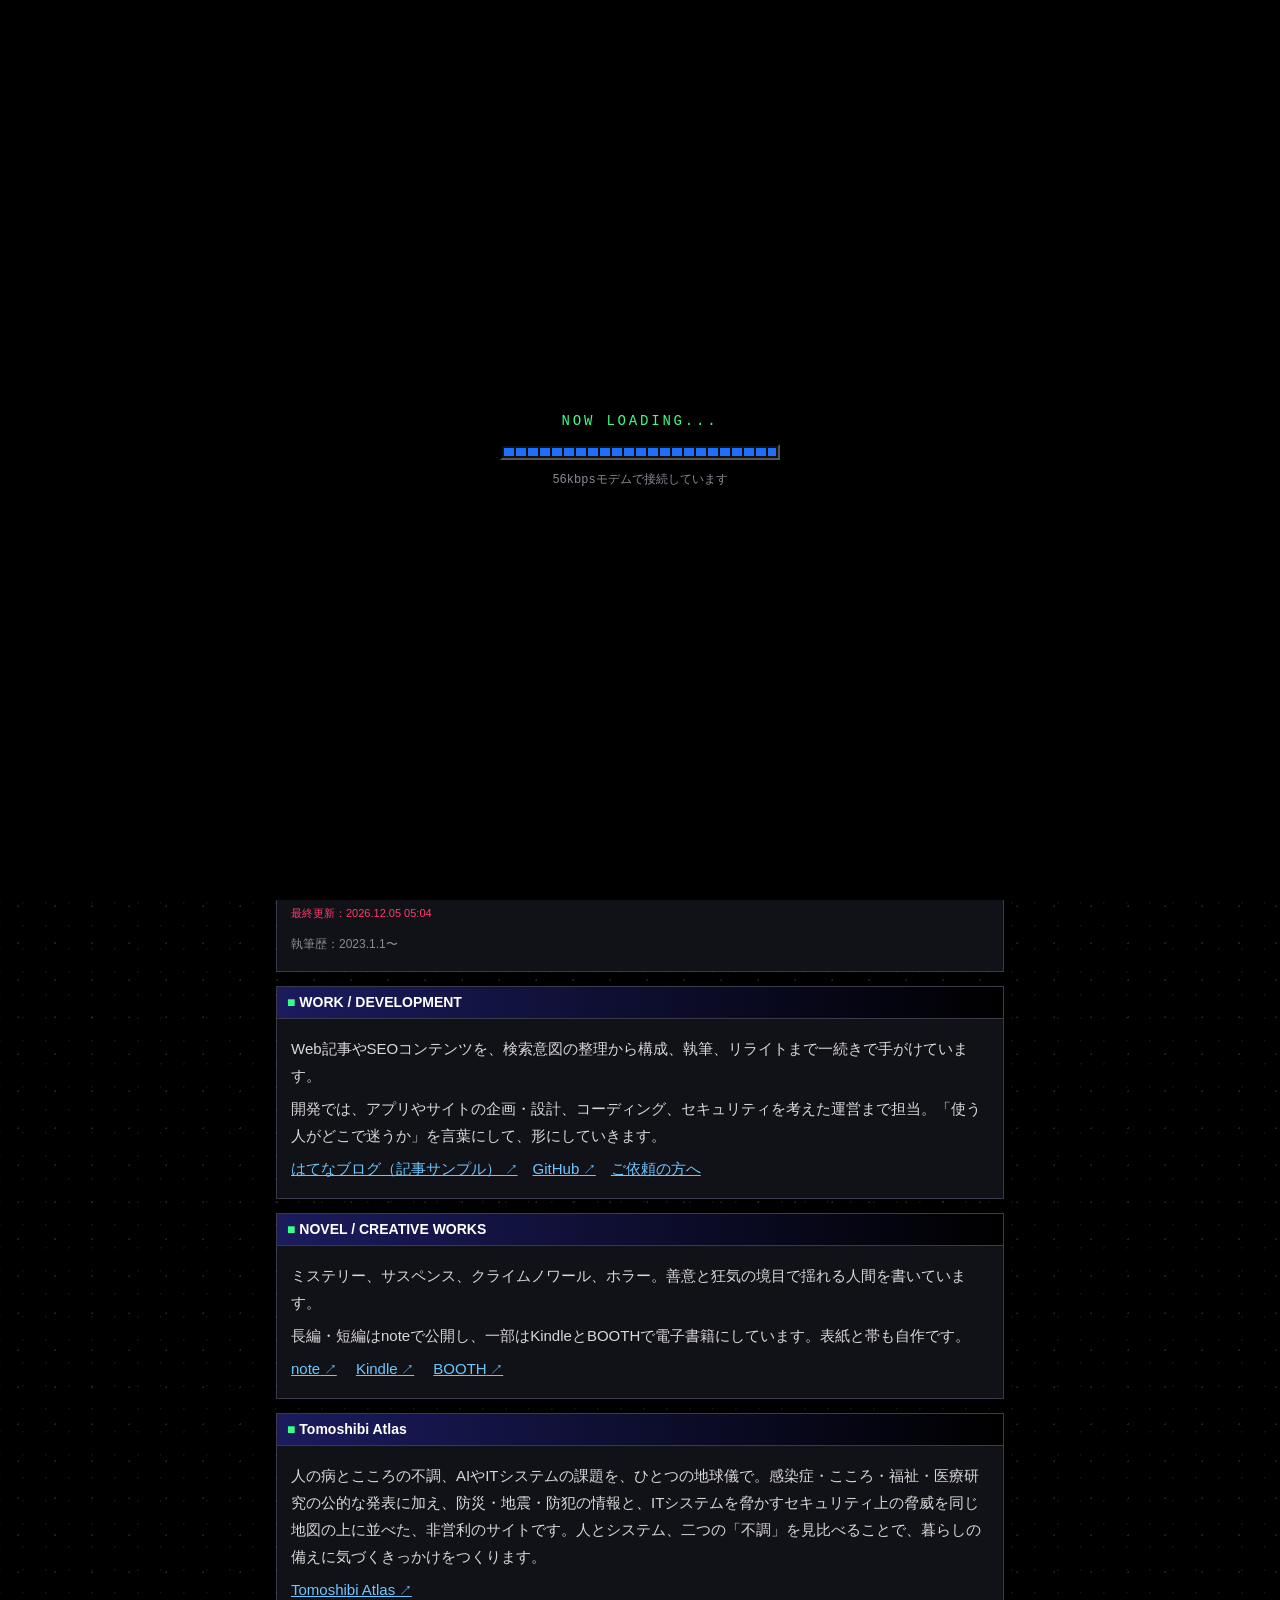
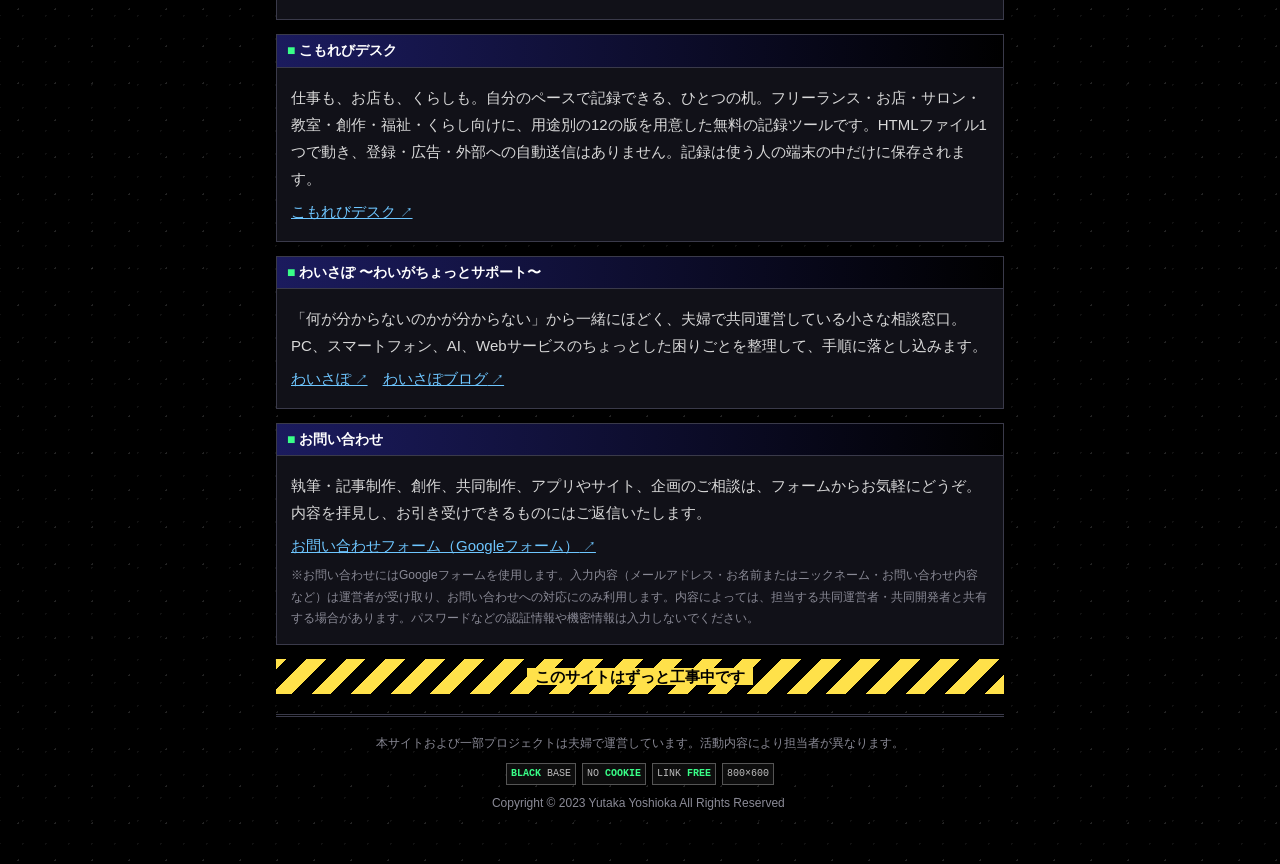
<file: index.html>
<!DOCTYPE html>
<html lang="ja">
<head>
<meta charset="utf-8">
<meta name="viewport" content="width=device-width, initial-scale=1">
<meta http-equiv="Content-Security-Policy" content="default-src 'none'; script-src 'self'; style-src 'self'; img-src 'self'; font-src 'none'; connect-src 'none'; manifest-src 'none'; media-src 'none'; object-src 'none'; frame-src 'none'; base-uri 'none'; form-action 'none'">
<meta name="referrer" content="strict-origin-when-cross-origin">
<title>吉岡有隆｜Yoshioka Yutaka</title>
<link rel="canonical" href="https://gilvane6174.github.io/">
<meta name="description" content="Writing / Creative Works / Development — 吉岡有隆の個人サイト。文章制作・創作・企画開発。">
<meta property="og:type" content="website">
<meta property="og:site_name" content="Yoshioka Yutaka">
<meta property="og:title" content="吉岡有隆｜Yoshioka Yutaka">
<meta property="og:description" content="Writing / Creative Works / Development — 吉岡有隆の個人サイト。文章制作・創作・企画開発。">
<meta property="og:url" content="https://gilvane6174.github.io/">
<meta property="og:image" content="https://gilvane6174.github.io/ogp.png?v=2">
<meta property="og:image:width" content="1200">
<meta property="og:image:height" content="630">
<meta property="og:image:alt" content="Yoshioka Yutaka｜吉岡有隆の個人サイト">
<meta property="og:locale" content="ja_JP">
<meta name="twitter:card" content="summary_large_image">
<meta name="twitter:title" content="吉岡有隆｜Yoshioka Yutaka">
<meta name="twitter:description" content="Writing / Creative Works / Development — 吉岡有隆の個人サイト。文章制作・創作・企画開発。">
<meta name="twitter:image" content="https://gilvane6174.github.io/ogp.png?v=2">
<meta name="twitter:image:alt" content="Yoshioka Yutaka｜吉岡有隆の個人サイト">
<meta property="og:image:type" content="image/png">
<link rel="icon" href="favicon.svg" type="image/svg+xml">
<link rel="stylesheet" href="css/base.css">
<link rel="stylesheet" href="css/retro.css">
<script src="js/common.js"></script>
<script src="data/news.js" defer></script>
<script src="js/retro.js" defer></script>
</head>
<body class="retro" data-loading>
<a class="skip" href="#main">本文へ</a>
<div class="wrap">

  <header class="site-head">
    <p class="site-title">Yoshioka Yutaka</p>
    <p class="site-sub">Writing / Creative Works / Development</p>
    <div class="ticker" aria-hidden="true"><span>ようこそ吉岡有隆のホームページへ！ ★ 当サイトはリンクフリーです ★ 無断転載・AI学習への無断利用はご遠慮ください ★ キリ番を踏んだ方は……特に何もしなくて大丈夫です ★ Since 2023.09.21</span></div>
  </header>

  <nav aria-label="メインメニュー">
    <ul class="menu">
      <li><a href="index.html" aria-current="page">HOME</a></li>
      <li><a href="about.html">ABOUT</a></li>
      <li><a href="novel.html">NOVEL / ARTICLE</a></li>
      <li><a class="menu--work" href="work.html">ご依頼の方へ</a></li>
    </ul>
  </nav>

  <main id="main">
    <h1 class="sr-only">吉岡有隆（Yoshioka Yutaka）の個人サイト</h1>

    <section class="box counter" id="counter" aria-labelledby="h-counter">
      <h2 class="box__head" id="h-counter">あなたは</h2>
      <div class="box__body">
        <div class="counter__digits" aria-live="off"><span>0</span><span>0</span><span>0</span><span>0</span><span>0</span><span>0</span><span>0</span></div>
        <p class="counter__note">人目の訪問者です（数え方は管理人にも分かりません）</p>
        <p class="kiriban" id="kiriban" role="status"></p>
        <p class="status" id="admin-status"><span class="status__lamp" aria-hidden="true"></span><span class="status__text">管理人：不明</span></p>
      </div>
    </section>

    <section class="box" aria-labelledby="h-intro">
      <h2 class="box__head" id="h-intro">はじめに</h2>
      <div class="box__body">
        <p>書くこと、つくること、仕組みを考えること。吉岡有隆はこの三つを行き来しながら活動しています。</p>
        <p>昼はWeb記事とSEOコンテンツの書き手。夜は人間の心理と闇をのぞき込む小説家。その合間に、アプリやサイト、ツールの設計図を引いています。</p>
        <p>人物紹介は「<a href="about.html">ABOUT</a>」、作品は「<a href="novel.html">NOVEL / ARTICLE</a>」へ。お仕事のご相談は「<a href="work.html">ご依頼の方へ</a>」をどうぞ。</p>
      </div>
    </section>

    <section class="box" aria-labelledby="h-log">
      <h2 class="box__head" id="h-log">更新履歴</h2>
      <div class="box__body">
        <ul class="log" id="news-list"></ul>
        <noscript><p class="note-small">更新履歴の表示にはJavaScriptが必要です。</p></noscript>
        <p class="note-small">執筆歴：2023.1.1〜</p>
      </div>
    </section>

    <section class="box" aria-labelledby="h-work">
      <h2 class="box__head" id="h-work">WORK / DEVELOPMENT</h2>
      <div class="box__body">
        <p>Web記事やSEOコンテンツを、検索意図の整理から構成、執筆、リライトまで一続きで手がけています。</p>
        <p>開発では、アプリやサイトの企画・設計、コーディング、セキュリティを考えた運営まで担当。「使う人がどこで迷うか」を言葉にして、形にしていきます。</p>
        <p><a class="ext" href="https://yoshiokayutaka.hateblo.jp/" target="_blank" rel="noopener noreferrer">はてなブログ（記事サンプル）</a>　<a class="ext" href="https://github.com/gilvane6174" target="_blank" rel="noopener noreferrer">GitHub</a>　<a href="work.html">ご依頼の方へ</a></p>
      </div>
    </section>

    <section class="box" aria-labelledby="h-novel">
      <h2 class="box__head" id="h-novel">NOVEL / CREATIVE WORKS</h2>
      <div class="box__body">
        <p>ミステリー、サスペンス、クライムノワール、ホラー。善意と狂気の境目で揺れる人間を書いています。</p>
        <p>長編・短編はnoteで公開し、一部はKindleとBOOTHで電子書籍にしています。表紙と帯も自作です。</p>
        <p>
          <a class="ext" href="https://note.com/yoshiokayutaka/" target="_blank" rel="noopener noreferrer">note</a>　
          <a class="ext" href="https://www.amazon.co.jp/dp/B0FTSFD9T6" target="_blank" rel="noopener noreferrer">Kindle</a>　
          <a class="ext" href="https://yoshiokayutaka.booth.pm/" target="_blank" rel="noopener noreferrer">BOOTH</a>
        </p>
      </div>
    </section>

    <section class="box" aria-labelledby="h-atlas">
      <h2 class="box__head" id="h-atlas">Tomoshibi Atlas</h2>
      <div class="box__body">
        <p>人の病とこころの不調、AIやITシステムの課題を、ひとつの地球儀で。感染症・こころ・福祉・医療研究の公的な発表に加え、防災・地震・防犯の情報と、ITシステムを脅かすセキュリティ上の脅威を同じ地図の上に並べた、非営利のサイトです。人とシステム、二つの「不調」を見比べることで、暮らしの備えに気づくきっかけをつくります。</p>
        <p><a class="ext" href="https://gilvane6174.github.io/Tomoshibi-atlas/" target="_blank" rel="noopener noreferrer">Tomoshibi Atlas</a></p>
      </div>
    </section>

    <section class="box" aria-labelledby="h-komorebi">
      <h2 class="box__head" id="h-komorebi">こもれびデスク</h2>
      <div class="box__body">
        <p>仕事も、お店も、くらしも。自分のペースで記録できる、ひとつの机。フリーランス・お店・サロン・教室・創作・福祉・くらし向けに、用途別の12の版を用意した無料の記録ツールです。HTMLファイル1つで動き、登録・広告・外部への自動送信はありません。記録は使う人の端末の中だけに保存されます。</p>
        <p><a class="ext" href="https://gilvane6174.github.io/komorebi-desk/" target="_blank" rel="noopener noreferrer">こもれびデスク</a></p>
      </div>
    </section>

    <section class="box" aria-labelledby="h-ysupport">
      <h2 class="box__head" id="h-ysupport">わいさぽ 〜わいがちょっとサポート〜</h2>
      <div class="box__body">
        <p>「何が分からないのかが分からない」から一緒にほどく、夫婦で共同運営している小さな相談窓口。PC、スマートフォン、AI、Webサービスのちょっとした困りごとを整理して、手順に落とし込みます。</p>
        <p><a class="ext" href="https://lit.link/ysupport" target="_blank" rel="noopener noreferrer">わいさぽ</a>　<a class="ext" href="https://ameblo.jp/yoshioka-y/" target="_blank" rel="noopener noreferrer">わいさぽブログ</a></p>
      </div>
    </section>

    <section class="box" aria-labelledby="h-contact">
      <h2 class="box__head" id="h-contact">お問い合わせ</h2>
      <div class="box__body">
        <p>執筆・記事制作、創作、共同制作、アプリやサイト、企画のご相談は、フォームからお気軽にどうぞ。内容を拝見し、お引き受けできるものにはご返信いたします。</p>
        <p><a class="ext" href="https://docs.google.com/forms/d/e/1FAIpQLSeaBNKQCavRffRIuYMr4G78d8dWgp1r07ret-Ar78SI8E76ow/viewform" target="_blank" rel="noopener noreferrer">お問い合わせフォーム（Googleフォーム）</a></p>
        <p class="note-small">※お問い合わせにはGoogleフォームを使用します。入力内容（メールアドレス・お名前またはニックネーム・お問い合わせ内容など）は運営者が受け取り、お問い合わせへの対応にのみ利用します。内容によっては、担当する共同運営者・共同開発者と共有する場合があります。パスワードなどの認証情報や機密情報は入力しないでください。</p>
      </div>
    </section>

    <span class="construction" role="note"><span>このサイトはずっと工事中です</span></span>

  </main>

  <footer class="site-foot">
    <p>本サイトおよび一部プロジェクトは夫婦で運営しています。活動内容により担当者が異なります。</p>
    <div class="badges" aria-hidden="true">
      <span class="badge"><b>BLACK</b> BASE</span>
      <span class="badge">NO <b>COOKIE</b></span>
      <span class="badge">LINK <b>FREE</b></span>
      <span class="badge">800×600</span>
    </div>
    <p>Copyright © 2023 Yutaka Yoshioka All Rights Reserved<a class="hidden-door" href="basement.html" aria-label="地下室">.</a></p>
  </footer>

</div>
</body>
</html>
</file>
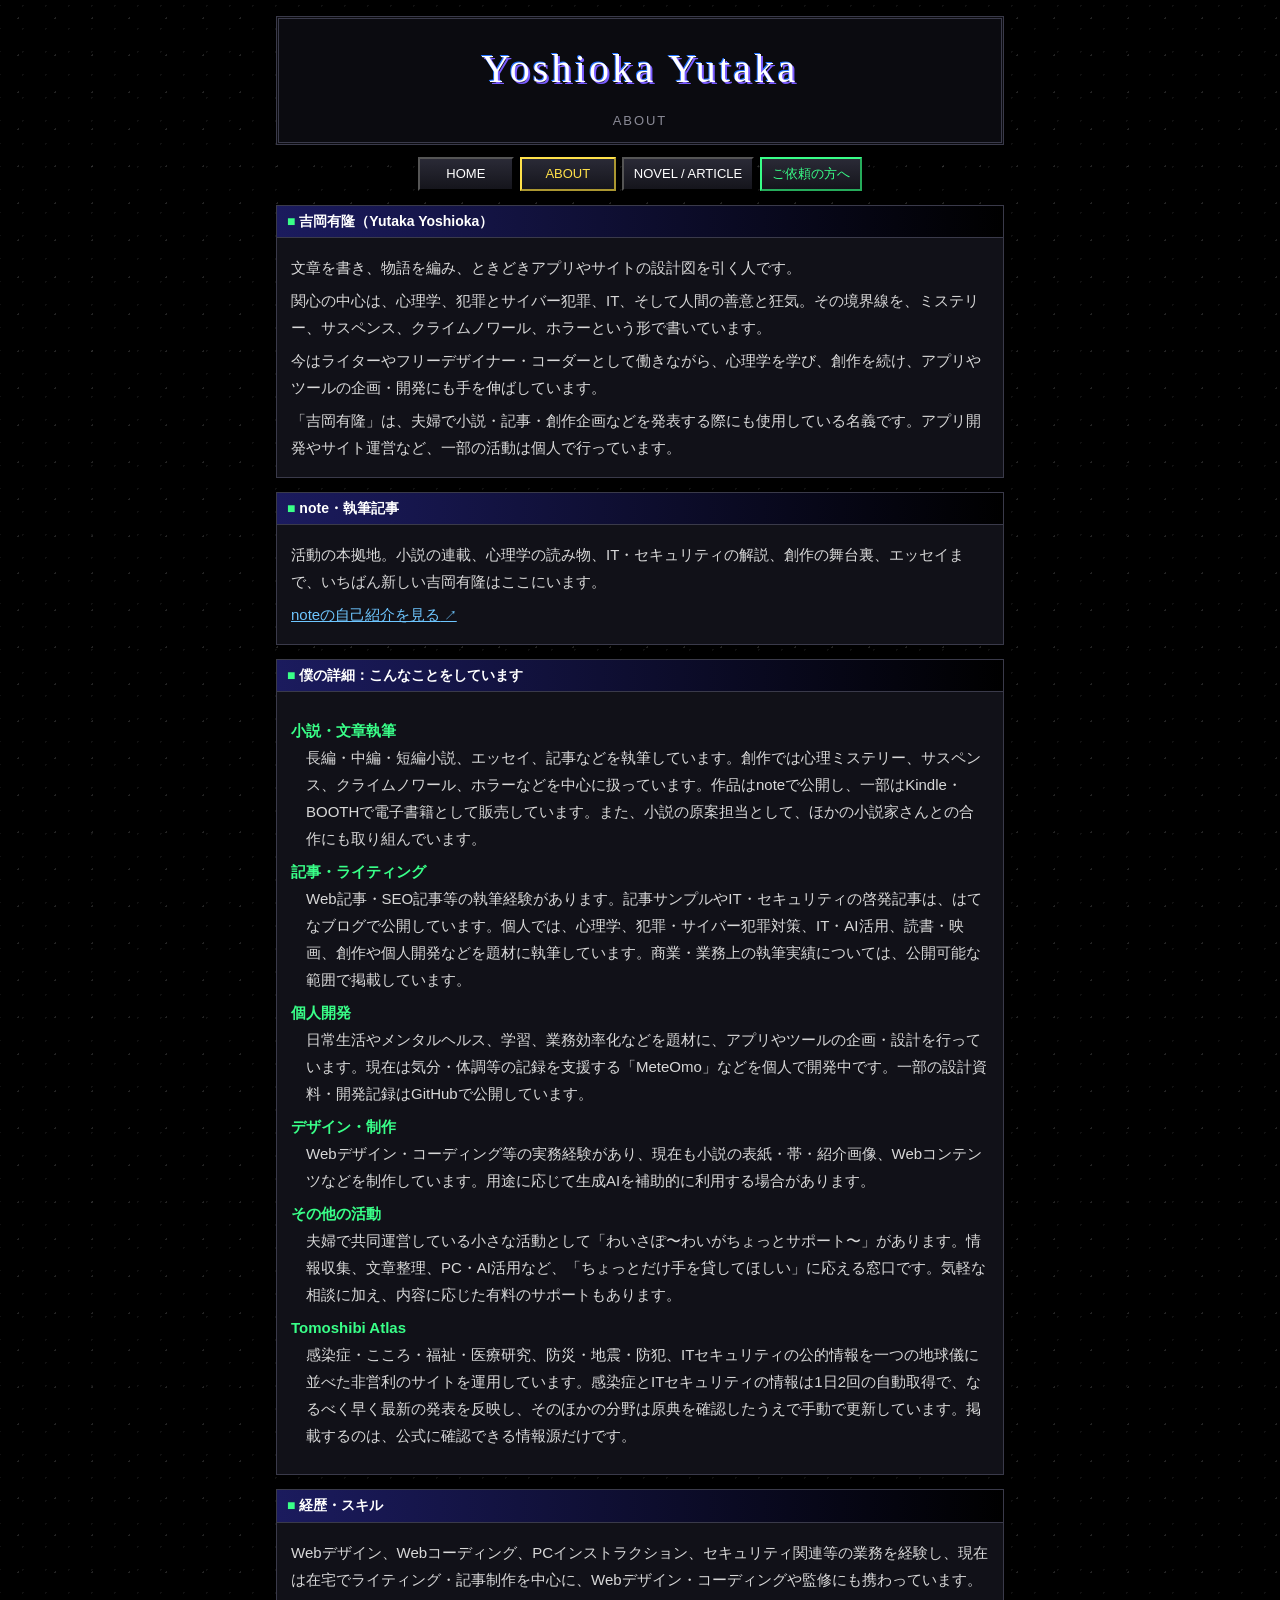
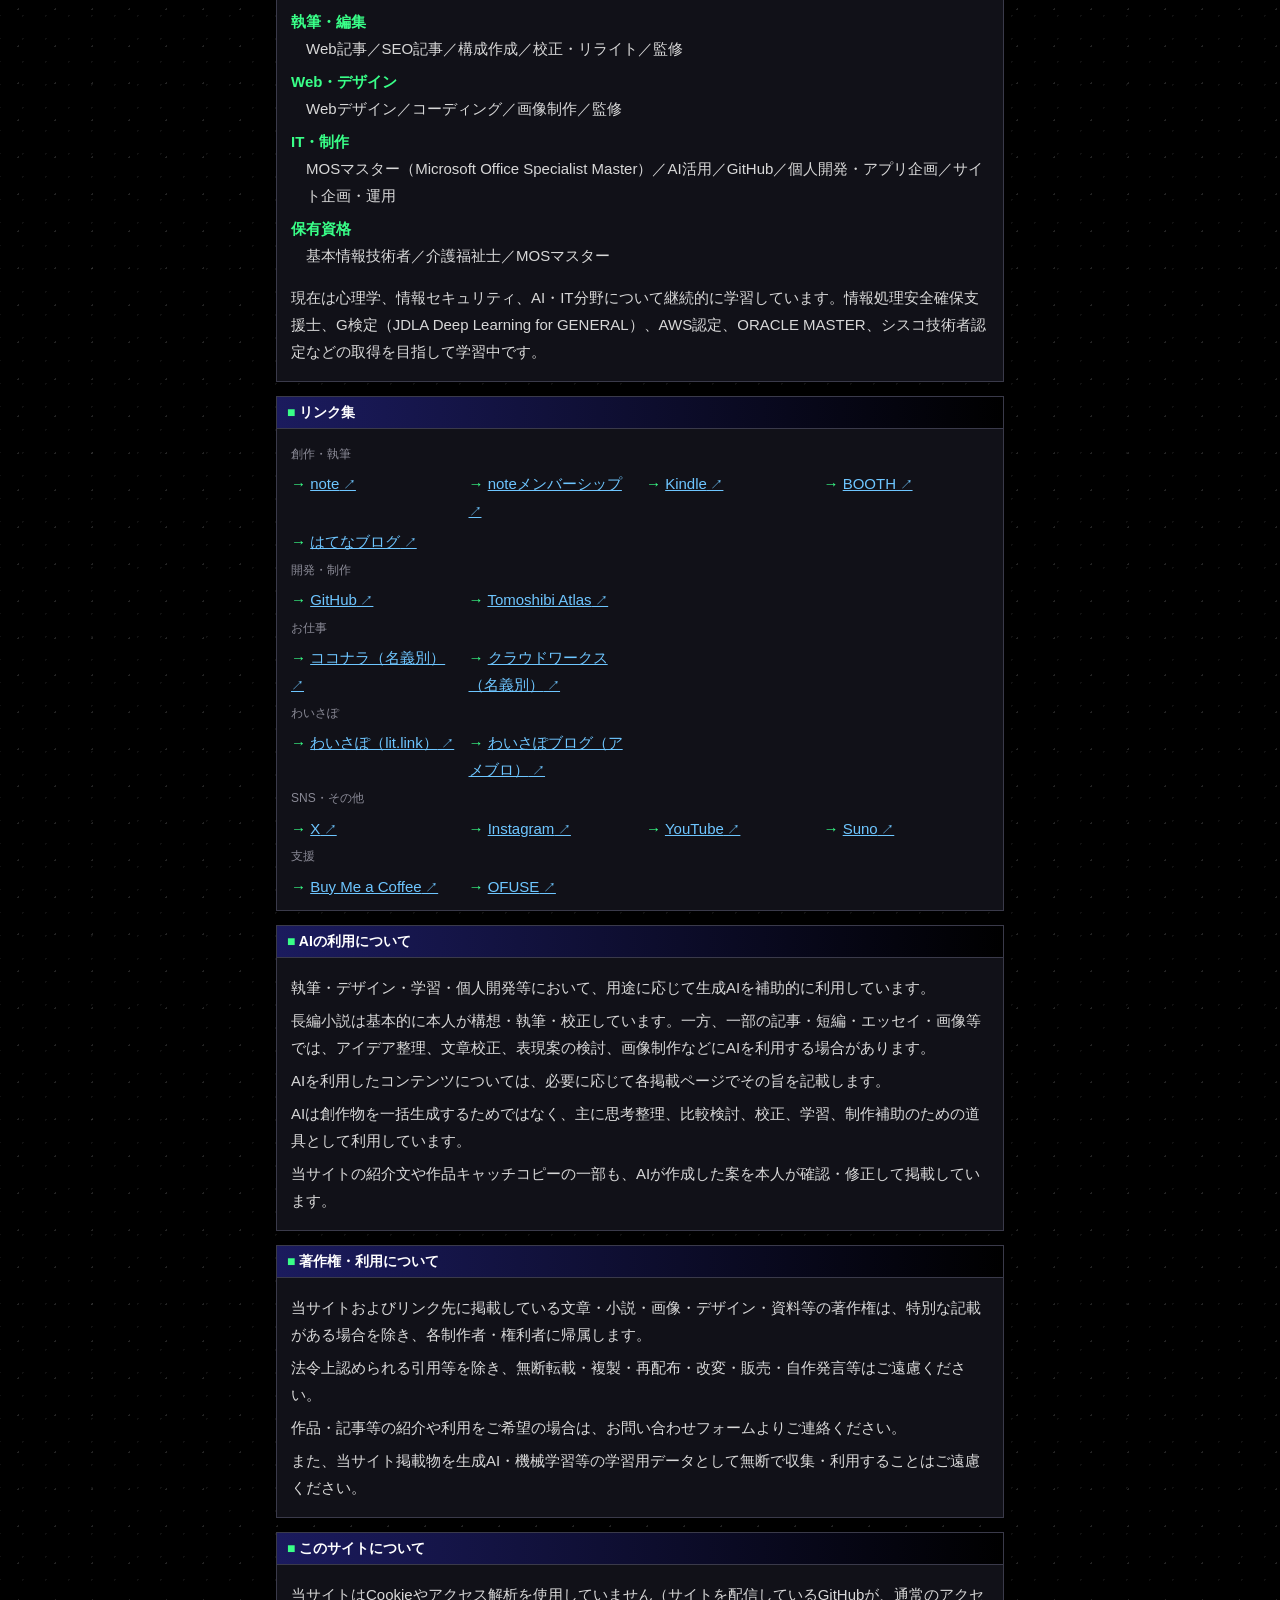
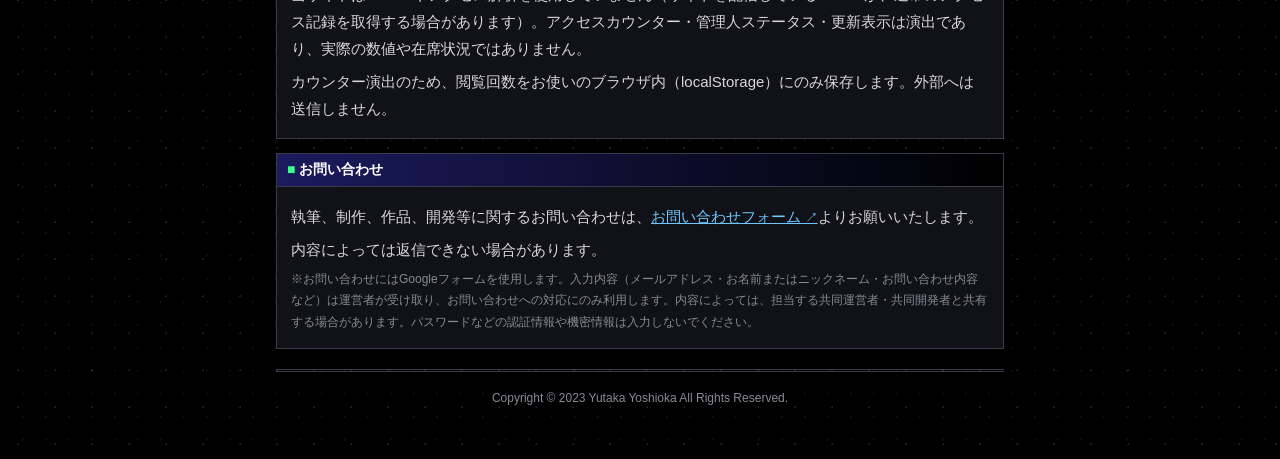
<file: about.html>
<!DOCTYPE html>
<html lang="ja">
<head>
<meta charset="utf-8">
<meta name="viewport" content="width=device-width, initial-scale=1">
<meta http-equiv="Content-Security-Policy" content="default-src 'none'; script-src 'self'; style-src 'self'; img-src 'self'; font-src 'none'; connect-src 'none'; manifest-src 'none'; media-src 'none'; object-src 'none'; frame-src 'none'; base-uri 'none'; form-action 'none'">
<meta name="referrer" content="strict-origin-when-cross-origin">
<title>ABOUT | Yoshioka Yutaka</title>
<link rel="canonical" href="https://gilvane6174.github.io/about.html">
<meta name="description" content="吉岡有隆（Yutaka Yoshioka）のプロフィール。小説・記事の執筆、個人開発、デザインなど。">
<meta property="og:type" content="website">
<meta property="og:site_name" content="Yoshioka Yutaka">
<meta property="og:title" content="ABOUT | Yoshioka Yutaka">
<meta property="og:description" content="吉岡有隆（Yutaka Yoshioka）のプロフィール。小説・記事の執筆、個人開発、デザインなど。">
<meta property="og:url" content="https://gilvane6174.github.io/about.html">
<meta property="og:image" content="https://gilvane6174.github.io/ogp.png?v=2">
<meta property="og:image:width" content="1200">
<meta property="og:image:height" content="630">
<meta property="og:image:alt" content="Yoshioka Yutaka｜吉岡有隆の個人サイト">
<meta property="og:locale" content="ja_JP">
<meta name="twitter:card" content="summary_large_image">
<meta name="twitter:title" content="ABOUT | Yoshioka Yutaka">
<meta name="twitter:description" content="吉岡有隆（Yutaka Yoshioka）のプロフィール。小説・記事の執筆、個人開発、デザインなど。">
<meta name="twitter:image" content="https://gilvane6174.github.io/ogp.png?v=2">
<meta name="twitter:image:alt" content="Yoshioka Yutaka｜吉岡有隆の個人サイト">
<meta property="og:image:type" content="image/png">
<link rel="icon" href="favicon.svg" type="image/svg+xml">
<link rel="stylesheet" href="css/base.css">
<link rel="stylesheet" href="css/retro.css">
<script src="js/common.js"></script>
<script src="data/links.js" defer></script>
<script src="js/retro.js" defer></script>
</head>
<body class="retro">
<a class="skip" href="#main">本文へ</a>
<div class="wrap">

  <header class="site-head">
    <p class="site-title">Yoshioka Yutaka</p>
    <p class="site-sub">ABOUT</p>
  </header>

  <nav aria-label="メインメニュー">
    <ul class="menu">
      <li><a href="index.html">HOME</a></li>
      <li><a href="about.html" aria-current="page">ABOUT</a></li>
      <li><a href="novel.html">NOVEL / ARTICLE</a></li>
      <li><a class="menu--work" href="work.html">ご依頼の方へ</a></li>
    </ul>
  </nav>

  <main id="main">
    <h1 class="sr-only">ABOUT</h1>

    <section class="box" aria-labelledby="h-me">
      <h2 class="box__head" id="h-me">吉岡有隆（Yutaka Yoshioka）</h2>
      <div class="box__body">
        <p>文章を書き、物語を編み、ときどきアプリやサイトの設計図を引く人です。</p>
        <p>関心の中心は、心理学、犯罪とサイバー犯罪、IT、そして人間の善意と狂気。その境界線を、ミステリー、サスペンス、クライムノワール、ホラーという形で書いています。</p>
        <p>今はライターやフリーデザイナー・コーダーとして働きながら、心理学を学び、創作を続け、アプリやツールの企画・開発にも手を伸ばしています。</p>
        <p>「吉岡有隆」は、夫婦で小説・記事・創作企画などを発表する際にも使用している名義です。アプリ開発やサイト運営など、一部の活動は個人で行っています。</p>
      </div>
    </section>

    <section class="box" aria-labelledby="h-note">
      <h2 class="box__head" id="h-note">note・執筆記事</h2>
      <div class="box__body">
        <p>活動の本拠地。小説の連載、心理学の読み物、IT・セキュリティの解説、創作の舞台裏、エッセイまで、いちばん新しい吉岡有隆はここにいます。</p>
        <p><a class="ext" href="https://note.com/yoshiokayutaka/n/n7a3bfac36048" target="_blank" rel="noopener noreferrer">noteの自己紹介を見る</a></p>
      </div>
    </section>

    <section class="box" aria-labelledby="h-detail">
      <h2 class="box__head" id="h-detail">僕の詳細：こんなことをしています</h2>
      <div class="box__body">
        <dl class="skills">
          <dt>小説・文章執筆</dt>
          <dd>長編・中編・短編小説、エッセイ、記事などを執筆しています。創作では心理ミステリー、サスペンス、クライムノワール、ホラーなどを中心に扱っています。作品はnoteで公開し、一部はKindle・BOOTHで電子書籍として販売しています。また、小説の原案担当として、ほかの小説家さんとの合作にも取り組んでいます。</dd>
          <dt>記事・ライティング</dt>
          <dd>Web記事・SEO記事等の執筆経験があります。記事サンプルやIT・セキュリティの啓発記事は、はてなブログで公開しています。個人では、心理学、犯罪・サイバー犯罪対策、IT・AI活用、読書・映画、創作や個人開発などを題材に執筆しています。商業・業務上の執筆実績については、公開可能な範囲で掲載しています。</dd>
          <dt>個人開発</dt>
          <dd>日常生活やメンタルヘルス、学習、業務効率化などを題材に、アプリやツールの企画・設計を行っています。現在は気分・体調等の記録を支援する「MeteOmo」などを個人で開発中です。一部の設計資料・開発記録はGitHubで公開しています。</dd>
          <dt>デザイン・制作</dt>
          <dd>Webデザイン・コーディング等の実務経験があり、現在も小説の表紙・帯・紹介画像、Webコンテンツなどを制作しています。用途に応じて生成AIを補助的に利用する場合があります。</dd>
          <dt>その他の活動</dt>
          <dd>夫婦で共同運営している小さな活動として「わいさぽ〜わいがちょっとサポート〜」があります。情報収集、文章整理、PC・AI活用など、「ちょっとだけ手を貸してほしい」に応える窓口です。気軽な相談に加え、内容に応じた有料のサポートもあります。</dd>
          <dt>Tomoshibi Atlas</dt>
          <dd>感染症・こころ・福祉・医療研究、防災・地震・防犯、ITセキュリティの公的情報を一つの地球儀に並べた非営利のサイトを運用しています。感染症とITセキュリティの情報は1日2回の自動取得で、なるべく早く最新の発表を反映し、そのほかの分野は原典を確認したうえで手動で更新しています。掲載するのは、公式に確認できる情報源だけです。</dd>
        </dl>
      </div>
    </section>

    <section class="box" aria-labelledby="h-career">
      <h2 class="box__head" id="h-career">経歴・スキル</h2>
      <div class="box__body">
        <p>Webデザイン、Webコーディング、PCインストラクション、セキュリティ関連等の業務を経験し、現在は在宅でライティング・記事制作を中心に、Webデザイン・コーディングや監修にも携わっています。</p>
        <dl class="skills">
          <dt>執筆・編集</dt><dd>Web記事／SEO記事／構成作成／校正・リライト／監修</dd>
          <dt>Web・デザイン</dt><dd>Webデザイン／コーディング／画像制作／監修</dd>
          <dt>IT・制作</dt><dd>MOSマスター（Microsoft Office Specialist Master）／AI活用／GitHub／個人開発・アプリ企画／サイト企画・運用</dd>
          <dt>保有資格</dt><dd>基本情報技術者／介護福祉士／MOSマスター</dd>
        </dl>
        <p>現在は心理学、情報セキュリティ、AI・IT分野について継続的に学習しています。情報処理安全確保支援士、G検定（JDLA Deep Learning for GENERAL）、AWS認定、ORACLE MASTER、シスコ技術者認定などの取得を目指して学習中です。</p>
      </div>
    </section>

    <section class="box" aria-labelledby="h-links">
      <h2 class="box__head" id="h-links">リンク集</h2>
      <div class="box__body">
        <div id="link-groups"></div>
        <noscript><p class="note-small">リンク集の表示にはJavaScriptが必要です。noteの<a href="https://note.com/yoshiokayutaka" target="_blank" rel="noopener noreferrer">プロフィール</a>からもたどれます。</p></noscript>
      </div>
    </section>

    <section class="box" aria-labelledby="h-ai">
      <h2 class="box__head" id="h-ai">AIの利用について</h2>
      <div class="box__body">
        <p>執筆・デザイン・学習・個人開発等において、用途に応じて生成AIを補助的に利用しています。</p>
        <p>長編小説は基本的に本人が構想・執筆・校正しています。一方、一部の記事・短編・エッセイ・画像等では、アイデア整理、文章校正、表現案の検討、画像制作などにAIを利用する場合があります。</p>
        <p>AIを利用したコンテンツについては、必要に応じて各掲載ページでその旨を記載します。</p>
        <p>AIは創作物を一括生成するためではなく、主に思考整理、比較検討、校正、学習、制作補助のための道具として利用しています。</p>
        <p>当サイトの紹介文や作品キャッチコピーの一部も、AIが作成した案を本人が確認・修正して掲載しています。</p>
      </div>
    </section>

    <section class="box" aria-labelledby="h-copy">
      <h2 class="box__head" id="h-copy">著作権・利用について</h2>
      <div class="box__body">
        <p>当サイトおよびリンク先に掲載している文章・小説・画像・デザイン・資料等の著作権は、特別な記載がある場合を除き、各制作者・権利者に帰属します。</p>
        <p>法令上認められる引用等を除き、無断転載・複製・再配布・改変・販売・自作発言等はご遠慮ください。</p>
        <p>作品・記事等の紹介や利用をご希望の場合は、お問い合わせフォームよりご連絡ください。</p>
        <p>また、当サイト掲載物を生成AI・機械学習等の学習用データとして無断で収集・利用することはご遠慮ください。</p>
      </div>
    </section>

    <section class="box" aria-labelledby="h-site">
      <h2 class="box__head" id="h-site">このサイトについて</h2>
      <div class="box__body">
        <p>当サイトはCookieやアクセス解析を使用していません（サイトを配信しているGitHubが、通常のアクセス記録を取得する場合があります）。アクセスカウンター・管理人ステータス・更新表示は演出であり、実際の数値や在席状況ではありません。</p>
        <p>カウンター演出のため、閲覧回数をお使いのブラウザ内（localStorage）にのみ保存します。外部へは送信しません。</p>
      </div>
    </section>

    <section class="box" aria-labelledby="h-contact">
      <h2 class="box__head" id="h-contact">お問い合わせ</h2>
      <div class="box__body">
        <p>執筆、制作、作品、開発等に関するお問い合わせは、<a class="ext" href="https://docs.google.com/forms/d/e/1FAIpQLSeaBNKQCavRffRIuYMr4G78d8dWgp1r07ret-Ar78SI8E76ow/viewform" target="_blank" rel="noopener noreferrer">お問い合わせフォーム</a>よりお願いいたします。</p>
        <p>内容によっては返信できない場合があります。</p>
        <p class="note-small">※お問い合わせにはGoogleフォームを使用します。入力内容（メールアドレス・お名前またはニックネーム・お問い合わせ内容など）は運営者が受け取り、お問い合わせへの対応にのみ利用します。内容によっては、担当する共同運営者・共同開発者と共有する場合があります。パスワードなどの認証情報や機密情報は入力しないでください。</p>
      </div>
    </section>

  </main>

  <footer class="site-foot">
    <p>Copyright © 2023 Yutaka Yoshioka All Rights Reserved.</p>
  </footer>

</div>
</body>
</html>
</file>
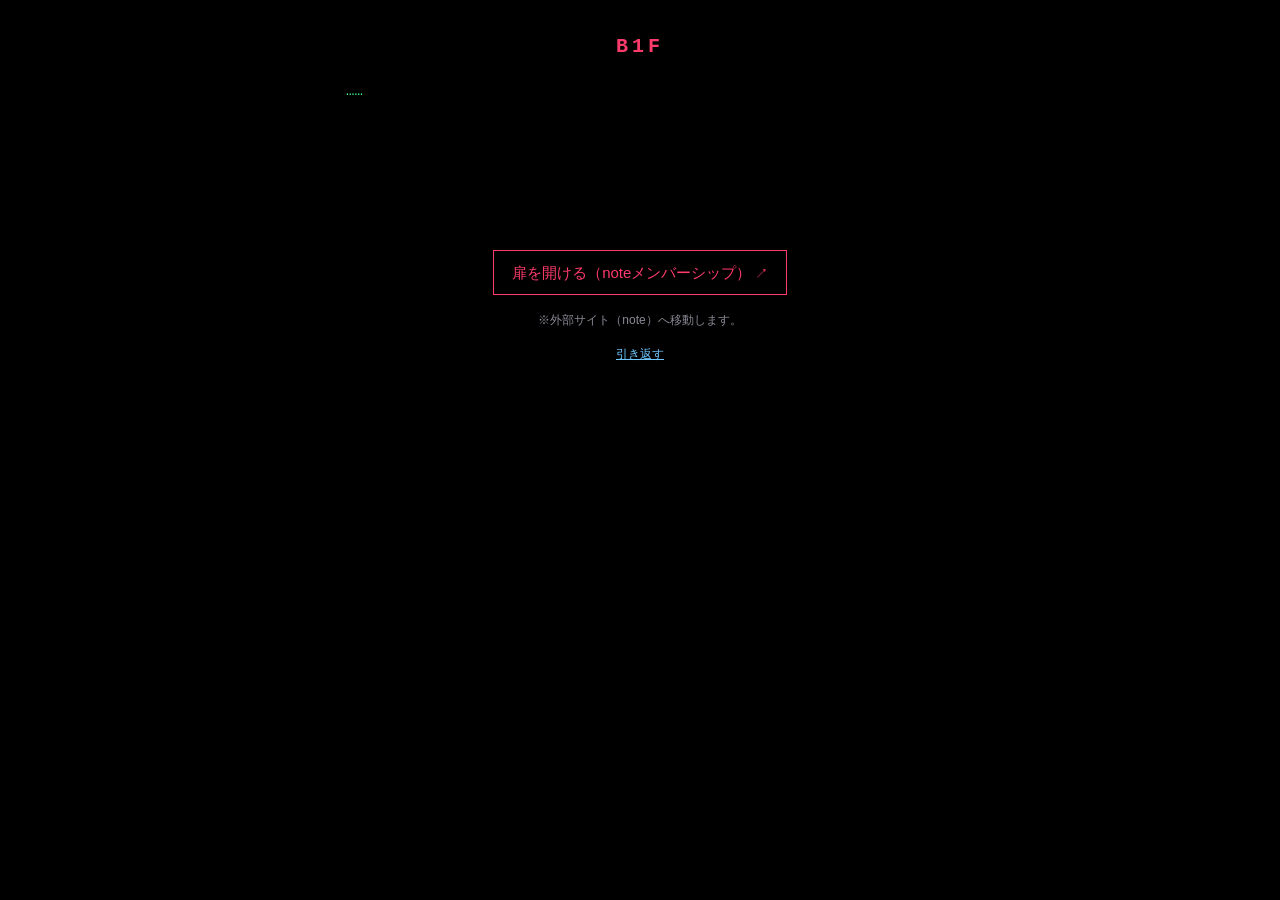
<file: basement.html>
<!DOCTYPE html>
<html lang="ja">
<head>
<meta charset="utf-8">
<meta name="viewport" content="width=device-width, initial-scale=1">
<meta http-equiv="Content-Security-Policy" content="default-src 'none'; script-src 'self'; style-src 'self'; img-src 'self'; font-src 'none'; connect-src 'none'; manifest-src 'none'; media-src 'none'; object-src 'none'; frame-src 'none'; base-uri 'none'; form-action 'none'">
<meta name="referrer" content="strict-origin-when-cross-origin">
<meta name="robots" content="noindex, nofollow">
<title>B1F</title>
<link rel="icon" href="favicon.svg" type="image/svg+xml">
<link rel="stylesheet" href="css/base.css">
<link rel="stylesheet" href="css/retro.css">
<script src="js/common.js"></script>
<script src="js/retro.js" defer></script>
</head>
<body class="retro basement">
<div class="wrap">
  <main>
    <h1>B1F</h1>
<pre class="typed" data-type>……見つけましたね。

ここは管理人が、表のサイトには置かない話を
しまっておく場所です。

書きかけの原稿。没になった結末。
作品の裏側と、たまに本音。

続きは、この扉の向こうにあります。</pre>
    <p class="center">
      <a class="door-btn ext" href="https://note.com/yoshiokayutaka/membership" target="_blank" rel="noopener noreferrer">扉を開ける（noteメンバーシップ）</a>
    </p>
    <p class="center note-small">※外部サイト（note）へ移動します。</p>
    <p class="center note-small"><a href="index.html">引き返す</a></p>
  </main>
</div>
</body>
</html>
</file>
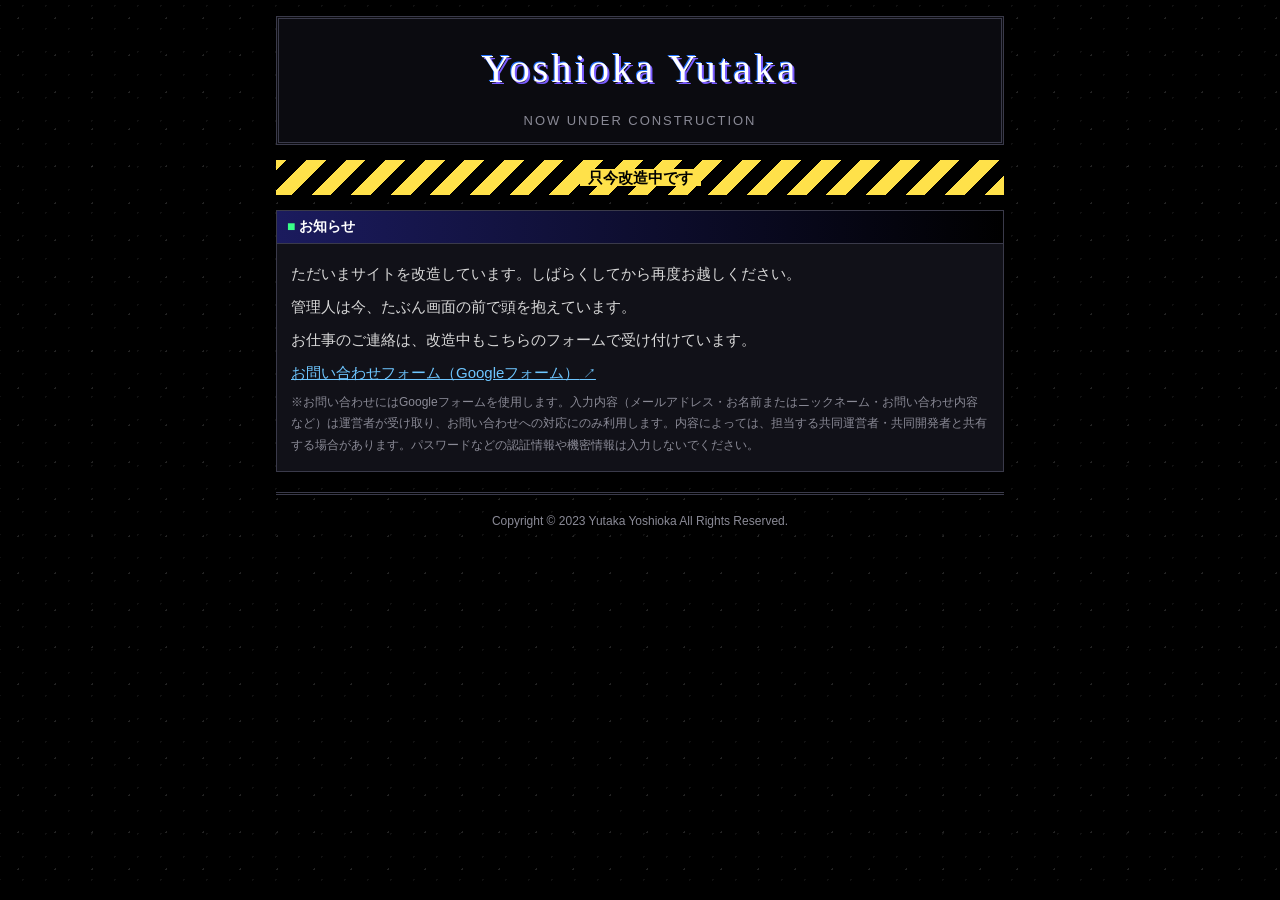
<file: maintenance.html>
<!DOCTYPE html>
<html lang="ja">
<head>
<meta charset="utf-8">
<meta name="viewport" content="width=device-width, initial-scale=1">
<meta http-equiv="Content-Security-Policy" content="default-src 'none'; script-src 'self'; style-src 'self'; img-src 'self'; font-src 'none'; connect-src 'none'; manifest-src 'none'; media-src 'none'; object-src 'none'; frame-src 'none'; base-uri 'none'; form-action 'none'">
<meta name="referrer" content="strict-origin-when-cross-origin">
<meta name="robots" content="noindex">
<title>改造中 | Yoshioka Yutaka</title>
<link rel="icon" href="favicon.svg" type="image/svg+xml">
<link rel="stylesheet" href="css/base.css">
<link rel="stylesheet" href="css/retro.css">
<script src="js/common.js"></script>
</head>
<body class="retro">
<main class="wrap">
  <header class="site-head">
    <p class="site-title">Yoshioka Yutaka</p>
    <p class="site-sub">NOW UNDER CONSTRUCTION</p>
  </header>
  <p class="construction"><span>只今改造中です</span></p>
  <section class="box" aria-labelledby="h-m">
    <h1 class="box__head" id="h-m">お知らせ</h1>
    <div class="box__body">
      <p>ただいまサイトを改造しています。しばらくしてから再度お越しください。</p>
      <p>管理人は今、たぶん画面の前で頭を抱えています。</p>
      <p>お仕事のご連絡は、改造中もこちらのフォームで受け付けています。</p>
      <p><a class="ext" href="https://docs.google.com/forms/d/e/1FAIpQLSeaBNKQCavRffRIuYMr4G78d8dWgp1r07ret-Ar78SI8E76ow/viewform" target="_blank" rel="noopener noreferrer">お問い合わせフォーム（Googleフォーム）</a></p>
      <p class="note-small">※お問い合わせにはGoogleフォームを使用します。入力内容（メールアドレス・お名前またはニックネーム・お問い合わせ内容など）は運営者が受け取り、お問い合わせへの対応にのみ利用します。内容によっては、担当する共同運営者・共同開発者と共有する場合があります。パスワードなどの認証情報や機密情報は入力しないでください。</p>
    </div>
  </section>
  <footer class="site-foot"><p>Copyright © 2023 Yutaka Yoshioka All Rights Reserved.</p></footer>
</main>
</body>
</html>
</file>
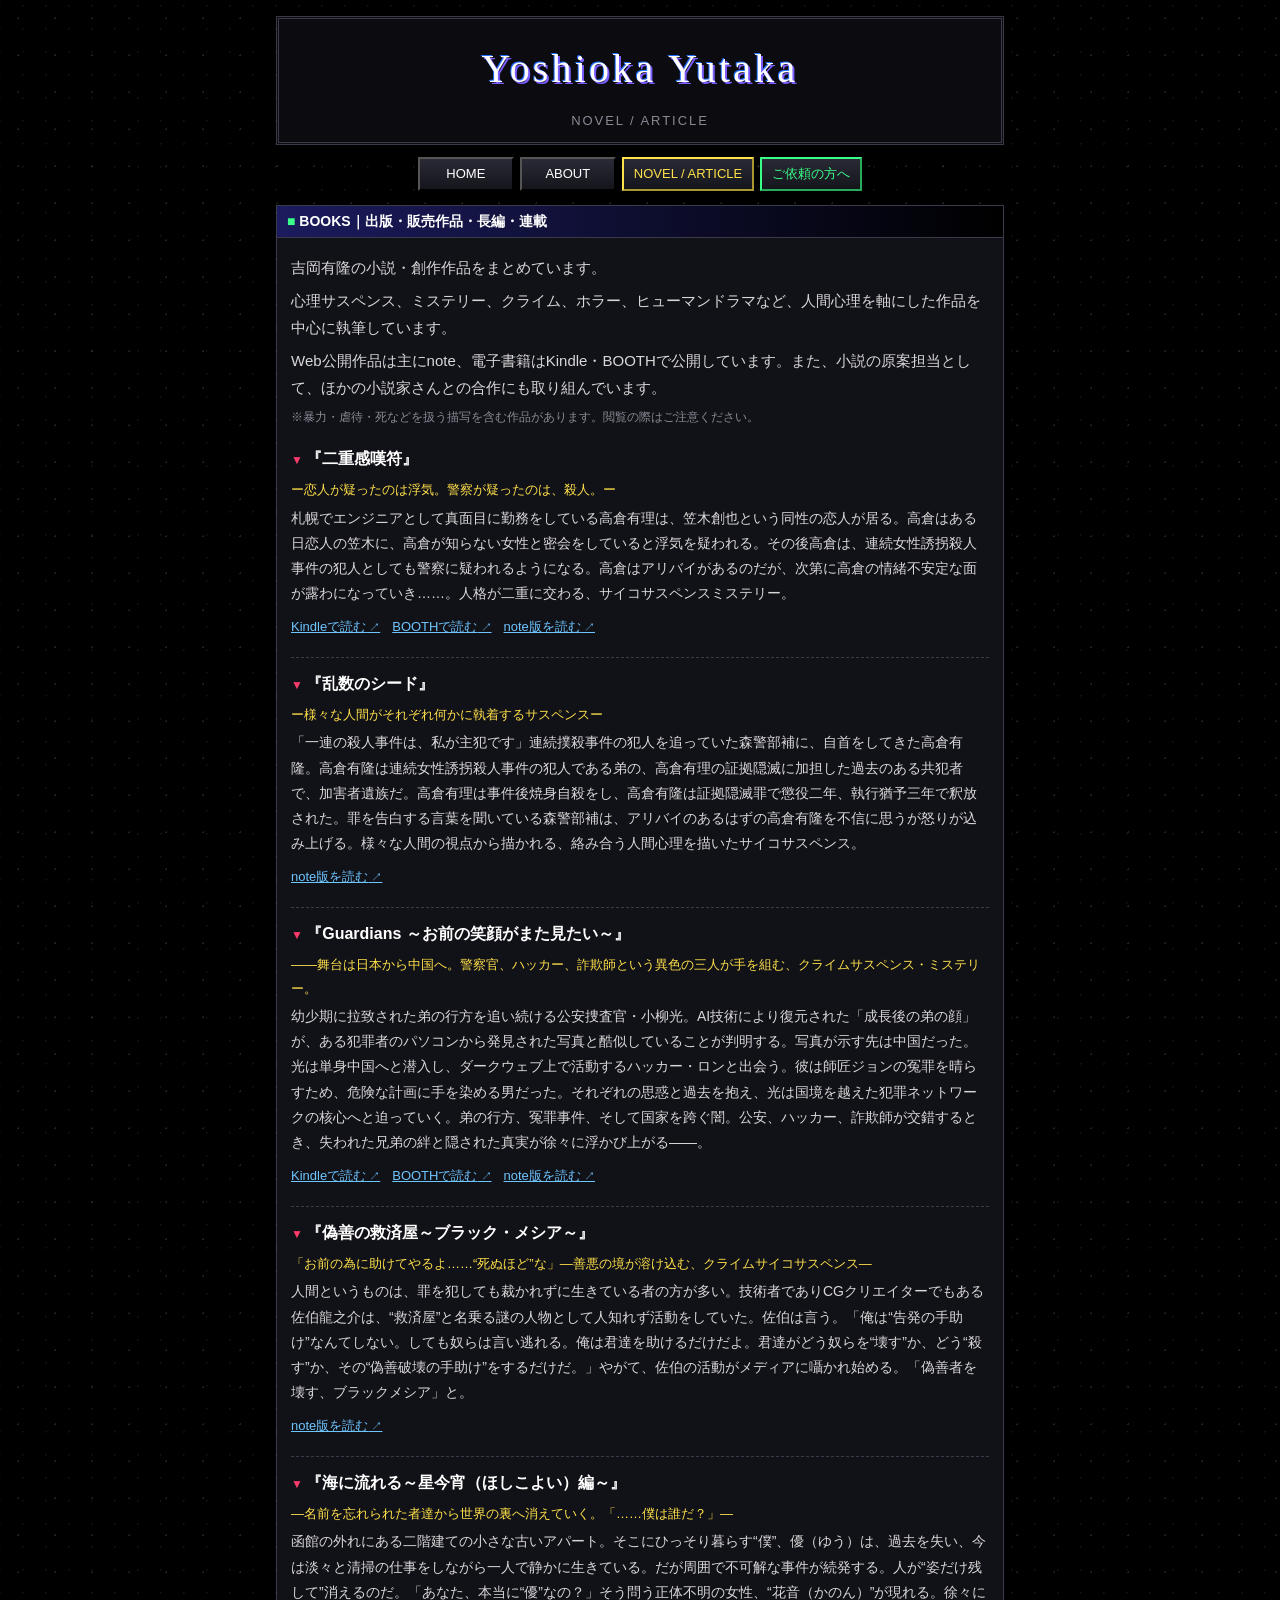
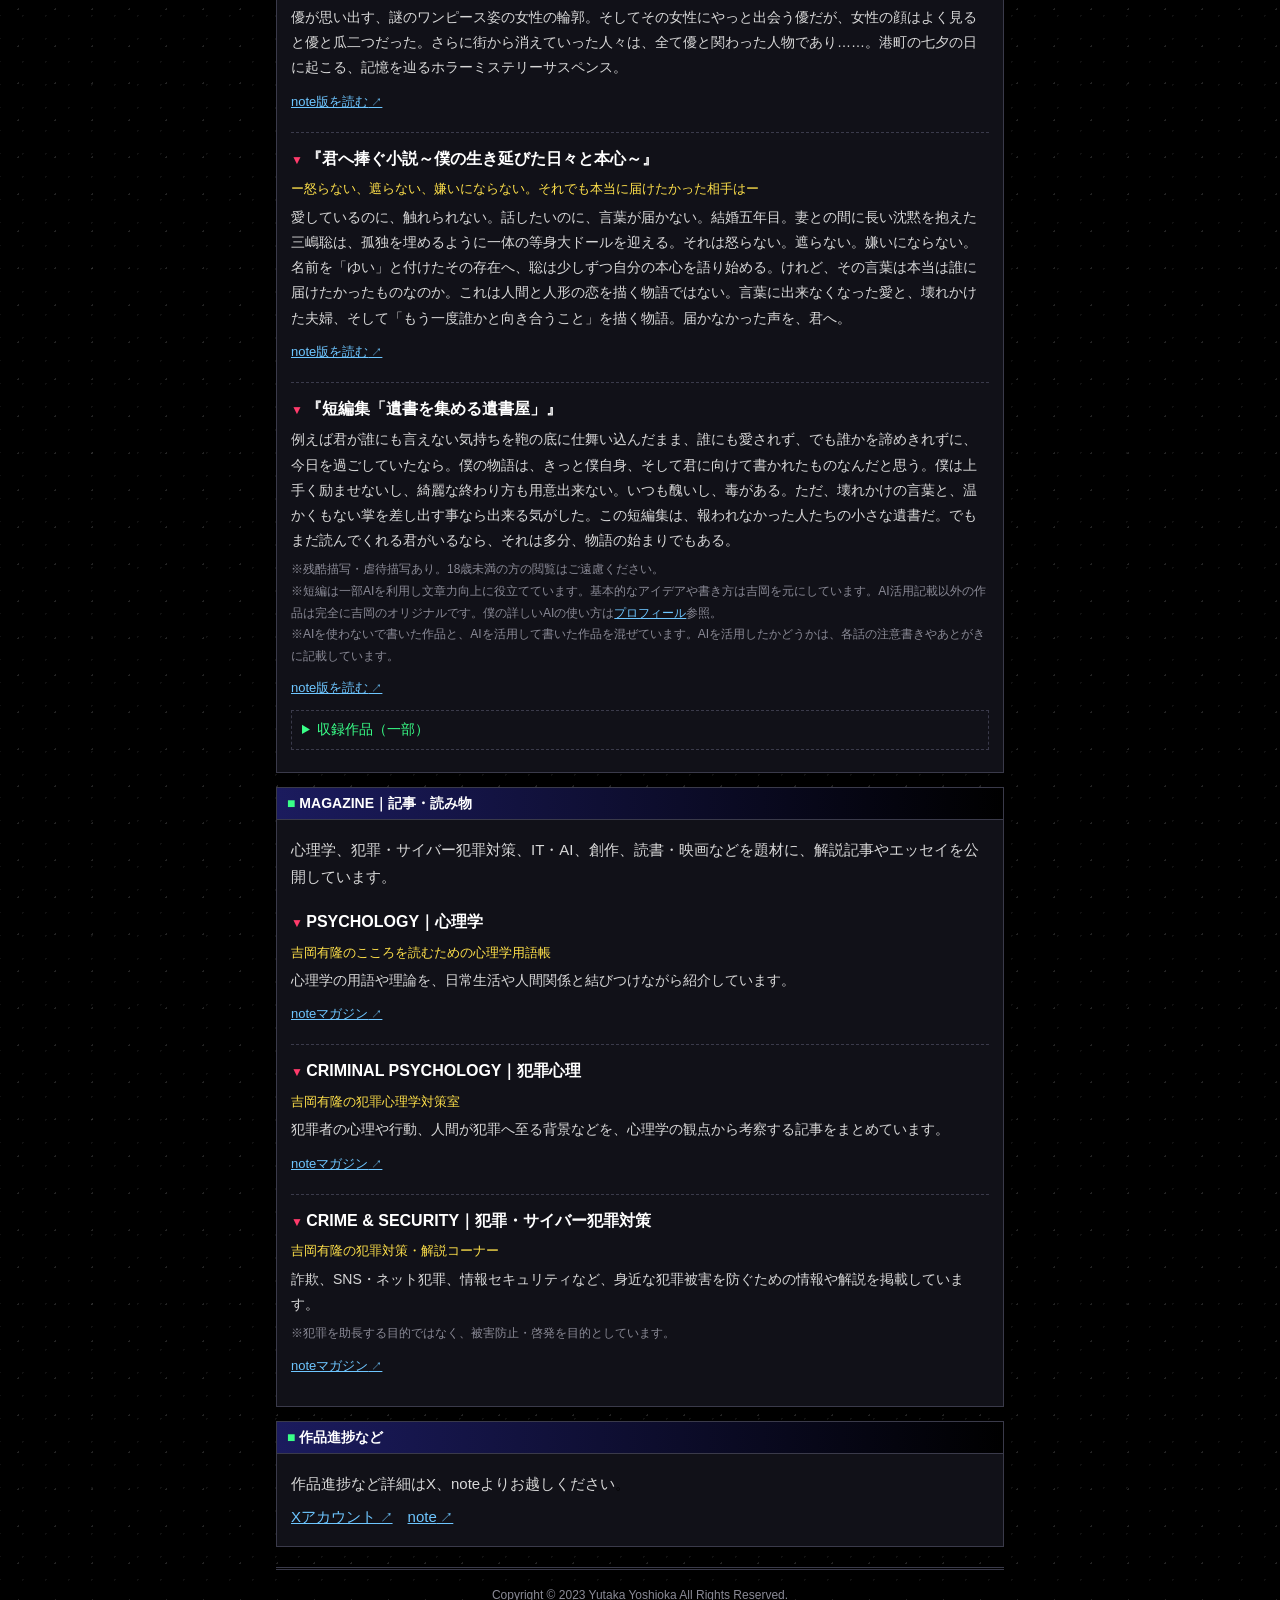
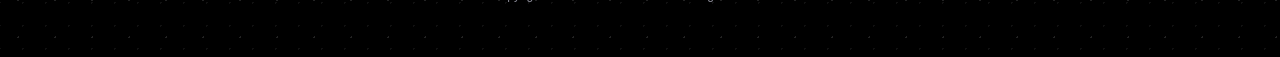
<file: novel.html>
<!DOCTYPE html>
<html lang="ja">
<head>
<meta charset="utf-8">
<meta name="viewport" content="width=device-width, initial-scale=1">
<meta http-equiv="Content-Security-Policy" content="default-src 'none'; script-src 'self'; style-src 'self'; img-src 'self'; font-src 'none'; connect-src 'none'; manifest-src 'none'; media-src 'none'; object-src 'none'; frame-src 'none'; base-uri 'none'; form-action 'none'">
<meta name="referrer" content="strict-origin-when-cross-origin">
<title>NOVEL / ARTICLE | Yoshioka Yutaka</title>
<link rel="canonical" href="https://gilvane6174.github.io/novel.html">
<meta name="description" content="吉岡有隆の小説・創作作品と記事マガジンの一覧。心理サスペンス、ミステリー、クライム、ホラー、ヒューマンドラマ。">
<meta property="og:type" content="website">
<meta property="og:site_name" content="Yoshioka Yutaka">
<meta property="og:title" content="NOVEL / ARTICLE | Yoshioka Yutaka">
<meta property="og:description" content="吉岡有隆の小説・創作作品と記事マガジンの一覧。心理サスペンス、ミステリー、クライム、ホラー、ヒューマンドラマ。">
<meta property="og:url" content="https://gilvane6174.github.io/novel.html">
<meta property="og:image" content="https://gilvane6174.github.io/ogp.png?v=2">
<meta property="og:image:width" content="1200">
<meta property="og:image:height" content="630">
<meta property="og:image:alt" content="Yoshioka Yutaka｜吉岡有隆の個人サイト">
<meta property="og:locale" content="ja_JP">
<meta name="twitter:card" content="summary_large_image">
<meta name="twitter:title" content="NOVEL / ARTICLE | Yoshioka Yutaka">
<meta name="twitter:description" content="吉岡有隆の小説・創作作品と記事マガジンの一覧。心理サスペンス、ミステリー、クライム、ホラー、ヒューマンドラマ。">
<meta name="twitter:image" content="https://gilvane6174.github.io/ogp.png?v=2">
<meta name="twitter:image:alt" content="Yoshioka Yutaka｜吉岡有隆の個人サイト">
<meta property="og:image:type" content="image/png">
<link rel="icon" href="favicon.svg" type="image/svg+xml">
<link rel="stylesheet" href="css/base.css">
<link rel="stylesheet" href="css/retro.css">
<script src="js/common.js"></script>
</head>
<body class="retro">
<a class="skip" href="#main">本文へ</a>
<div class="wrap">

  <header class="site-head">
    <p class="site-title">Yoshioka Yutaka</p>
    <p class="site-sub">NOVEL / ARTICLE</p>
  </header>

  <nav aria-label="メインメニュー">
    <ul class="menu">
      <li><a href="index.html">HOME</a></li>
      <li><a href="about.html">ABOUT</a></li>
      <li><a href="novel.html" aria-current="page">NOVEL / ARTICLE</a></li>
      <li><a class="menu--work" href="work.html">ご依頼の方へ</a></li>
    </ul>
  </nav>

  <main id="main">
    <h1 class="sr-only">NOVEL / ARTICLE</h1>

    <section class="box" aria-labelledby="h-books">
      <h2 class="box__head" id="h-books">BOOKS｜出版・販売作品・長編・連載</h2>
      <div class="box__body">
        <p>吉岡有隆の小説・創作作品をまとめています。</p>
        <p>心理サスペンス、ミステリー、クライム、ホラー、ヒューマンドラマなど、人間心理を軸にした作品を中心に執筆しています。</p>
        <p>Web公開作品は主にnote、電子書籍はKindle・BOOTHで公開しています。また、小説の原案担当として、ほかの小説家さんとの合作にも取り組んでいます。</p>
        <p class="note-small">※暴力・虐待・死などを扱う描写を含む作品があります。閲覧の際はご注意ください。</p>
        <ul class="works">
          <li>
            <h3>『二重感嘆符』</h3>
            <p class="catch">ー恋人が疑ったのは浮気。警察が疑ったのは、殺人。ー</p>
            <p class="desc">札幌でエンジニアとして真面目に勤務をしている高倉有理は、笠木創也という同性の恋人が居る。高倉はある日恋人の笠木に、高倉が知らない女性と密会をしていると浮気を疑われる。その後高倉は、連続女性誘拐殺人事件の犯人としても警察に疑われるようになる。高倉はアリバイがあるのだが、次第に高倉の情緒不安定な面が露わになっていき……。人格が二重に交わる、サイコサスペンスミステリー。</p>
            <p class="links"><a class="ext" href="https://www.amazon.co.jp/dp/B0FSSM18LL" target="_blank" rel="noopener noreferrer">Kindleで読む</a><a class="ext" href="https://yoshiokayutaka.booth.pm/items/8112125" target="_blank" rel="noopener noreferrer">BOOTHで読む</a><a class="ext" href="https://note.com/yoshiokayutaka/m/m3c563ca23bde" target="_blank" rel="noopener noreferrer">note版を読む</a></p>
          </li>
          <li>
            <h3>『乱数のシード』</h3>
            <p class="catch">ー様々な人間がそれぞれ何かに執着するサスペンスー</p>
            <p class="desc">「一連の殺人事件は、私が主犯です」連続撲殺事件の犯人を追っていた森警部補に、自首をしてきた高倉有隆。高倉有隆は連続女性誘拐殺人事件の犯人である弟の、高倉有理の証拠隠滅に加担した過去のある共犯者で、加害者遺族だ。高倉有理は事件後焼身自殺をし、高倉有隆は証拠隠滅罪で懲役二年、執行猶予三年で釈放された。罪を告白する言葉を聞いている森警部補は、アリバイのあるはずの高倉有隆を不信に思うが怒りが込み上げる。様々な人間の視点から描かれる、絡み合う人間心理を描いたサイコサスペンス。</p>
            <p class="links"><a class="ext" href="https://note.com/yoshiokayutaka/m/maa8d60a3ae51" target="_blank" rel="noopener noreferrer">note版を読む</a></p>
          </li>
          <li>
            <h3>『Guardians ～お前の笑顔がまた見たい～』</h3>
            <p class="catch">――舞台は日本から中国へ。警察官、ハッカー、詐欺師という異色の三人が手を組む、クライムサスペンス・ミステリー。</p>
            <p class="desc">幼少期に拉致された弟の行方を追い続ける公安捜査官・小柳光。AI技術により復元された「成長後の弟の顔」が、ある犯罪者のパソコンから発見された写真と酷似していることが判明する。写真が示す先は中国だった。光は単身中国へと潜入し、ダークウェブ上で活動するハッカー・ロンと出会う。彼は師匠ジョンの冤罪を晴らすため、危険な計画に手を染める男だった。それぞれの思惑と過去を抱え、光は国境を越えた犯罪ネットワークの核心へと迫っていく。弟の行方、冤罪事件、そして国家を跨ぐ闇。公安、ハッカー、詐欺師が交錯するとき、失われた兄弟の絆と隠された真実が徐々に浮かび上がる――。</p>
            <p class="links"><a class="ext" href="https://www.amazon.co.jp/dp/B0FTSFD9T6" target="_blank" rel="noopener noreferrer">Kindleで読む</a><a class="ext" href="https://yoshiokayutaka.booth.pm/items/8112154" target="_blank" rel="noopener noreferrer">BOOTHで読む</a><a class="ext" href="https://note.com/yoshiokayutaka/m/m75891bb9ccd9" target="_blank" rel="noopener noreferrer">note版を読む</a></p>
          </li>
          <li>
            <h3>『偽善の救済屋～ブラック・メシア～』</h3>
            <p class="catch">「お前の為に助けてやるよ……“死ぬほど”な」―善悪の境が溶け込む、クライムサイコサスペンス―</p>
            <p class="desc">人間というものは、罪を犯しても裁かれずに生きている者の方が多い。技術者でありCGクリエイターでもある佐伯龍之介は、“救済屋”と名乗る謎の人物として人知れず活動をしていた。佐伯は言う。「俺は“告発の手助け”なんてしない。しても奴らは言い逃れる。俺は君達を助けるだけだよ。君達がどう奴らを“壊す”か、どう“殺す”か、その“偽善破壊の手助け”をするだけだ。」やがて、佐伯の活動がメディアに囁かれ始める。「偽善者を壊す、ブラックメシア」と。</p>
            <p class="links"><a class="ext" href="https://note.com/yoshiokayutaka/m/m09d80c5c579c" target="_blank" rel="noopener noreferrer">note版を読む</a></p>
          </li>
          <li>
            <h3>『海に流れる～星今宵（ほしこよい）編～』</h3>
            <p class="catch">―名前を忘れられた者達から世界の裏へ消えていく。「……僕は誰だ？」―</p>
            <p class="desc">函館の外れにある二階建ての小さな古いアパート。そこにひっそり暮らす“僕”、優（ゆう）は、過去を失い、今は淡々と清掃の仕事をしながら一人で静かに生きている。だが周囲で不可解な事件が続発する。人が“姿だけ残して”消えるのだ。「あなた、本当に“優”なの？」そう問う正体不明の女性、“花音（かのん）”が現れる。徐々に優が思い出す、謎のワンピース姿の女性の輪郭。そしてその女性にやっと出会う優だが、女性の顔はよく見ると優と瓜二つだった。さらに街から消えていった人々は、全て優と関わった人物であり……。港町の七夕の日に起こる、記憶を辿るホラーミステリーサスペンス。</p>
            <p class="links"><a class="ext" href="https://note.com/yoshiokayutaka/m/mb1614a1ce1ad" target="_blank" rel="noopener noreferrer">note版を読む</a></p>
          </li>
          <li>
            <h3>『君へ捧ぐ小説～僕の生き延びた日々と本心～』</h3>
            <p class="catch">ー怒らない、遮らない、嫌いにならない。それでも本当に届けたかった相手はー</p>
            <p class="desc">愛しているのに、触れられない。話したいのに、言葉が届かない。結婚五年目。妻との間に長い沈黙を抱えた三嶋聡は、孤独を埋めるように一体の等身大ドールを迎える。それは怒らない。遮らない。嫌いにならない。名前を「ゆい」と付けたその存在へ、聡は少しずつ自分の本心を語り始める。けれど、その言葉は本当は誰に届けたかったものなのか。これは人間と人形の恋を描く物語ではない。言葉に出来なくなった愛と、壊れかけた夫婦、そして「もう一度誰かと向き合うこと」を描く物語。届かなかった声を、君へ。</p>
            <p class="links"><a class="ext" href="https://note.com/yoshiokayutaka/m/m454bc4303d77" target="_blank" rel="noopener noreferrer">note版を読む</a></p>
          </li>
          <li>
            <h3>『短編集「遺書を集める遺書屋」』</h3>
            <p class="desc">例えば君が誰にも言えない気持ちを鞄の底に仕舞い込んだまま、誰にも愛されず、でも誰かを諦めきれずに、今日を過ごしていたなら。僕の物語は、きっと僕自身、そして君に向けて書かれたものなんだと思う。僕は上手く励ませないし、綺麗な終わり方も用意出来ない。いつも醜いし、毒がある。ただ、壊れかけの言葉と、温かくもない掌を差し出す事なら出来る気がした。この短編集は、報われなかった人たちの小さな遺書だ。でもまだ読んでくれる君がいるなら、それは多分、物語の始まりでもある。</p>
            <p class="note-small">※残酷描写・虐待描写あり。18歳未満の方の閲覧はご遠慮ください。<br>※短編は一部AIを利用し文章力向上に役立てています。基本的なアイデアや書き方は吉岡を元にしています。AI活用記載以外の作品は完全に吉岡のオリジナルです。僕の詳しいAIの使い方は<a href="about.html">プロフィール</a>参照。<br>※AIを使わないで書いた作品と、AIを活用して書いた作品を混ぜています。AIを活用したかどうかは、各話の注意書きやあとがきに記載しています。</p>
            <p class="links"><a class="ext" href="https://note.com/yoshiokayutaka/m/m345d022a074f" target="_blank" rel="noopener noreferrer">note版を読む</a></p>
            <details class="anthology">
              <summary>収録作品（一部）</summary>
              <ul class="anthology__list">
              <li>
                <h4>『閉じられた庭』</h4>
                <p class="catch">ー知ろうと思えば知れてしまう。だから、知らないふりを選んだ。ー</p>
                <p class="desc">図書館二階の最奥、ほとんど人の来ない閲覧席。そこには毎週木曜日、朝から閉館まで静かに過ごす一人の女性がいた。図書館職員の浅下は、彼女の頬に残る痣と、「家に居たくない」という言葉をきっかけに、職員と利用者という境界を越えないよう自制しながらも、少しずつ彼女に惹かれていく。名前も住所も知ろうと思えば知れてしまう立場だからこそ、知らないふりを選ぶ男。誰にも怒鳴られない場所を求める女。孤独な二人の距離は、静かな図書館の片隅で、ゆっくりと危うく揺れ始める。中編恋愛小説。</p>
              </li>
              <li>
                <h4>『ファイトマーダー』</h4>
                <p class="catch">ー殺されたい男と、殺したい女。妄想は、いつ現実を追い越すのか。ー</p>
                <p class="desc">殺されたい男と、殺したい女。これは異常性癖者の妄想が現実に侵食され、日常が“拷問の舞台”へと書き換えられていくサイコスリラー……。動画配信で告白される主人公の“死にたい欲望”。夢に現れる拷問者の姿。そして初めて出会った義姉がその妄想と“同じ顔”だったとき……物語は加速する。</p>
              </li>
              <li>
                <h4>『人工の庭先で』</h4>
                <p class="catch">ー二十歳まで生きられない少年が、恋という計算外に出会う。ー</p>
                <p class="desc">「二十歳まで生きられない」……そう宣告された遺伝子改造児の少年ケインは、函館の高校で「普通の生活」を観察するように過ごしている。右耳の奥では、亡き親友シェーンを模して自作したAIが、時折ケインの思考に入り込んでくる。恋愛など不要、人生は合理的に閉じるべきだと信じていた冷めたケインの前に、同級生の女の子、フナちゃんが現れる。会話と外出、予測不能な感情が、彼の「余命」の意味を少しずつ変えていく。近未来SF風恋愛小説。中編。</p>
              </li>
              <li>
                <h4>『死ねないバンドマン』</h4>
                <p class="catch">ー誰かを生かした言葉が、書いた本人を削っていく。ー</p>
                <p class="desc">売れなかったバンドマンが、ある日突然人気になってしまう。暗い歌詞。身の内の事。誰に見せるつもりもなく、ただ吐き出した言葉。それらが誰かの命を繋いだと感謝された時、彼はいつの間にか“与える側”に立っていた事に気付く。「次からは明るい歌詞を書いてほしい。前向きな曲がいい」求められるままに言葉を並べ拍手や再生数が増えるほど、自分の中にあったはずの言葉は少しずつ出てこなくなる。「死ねないバンドマン」……これは、言葉を使い続ける事でしか生き延びられなかった人間の話だ。ステージの光の裏側で誰にも見られない場所で、今日もノートのページは増えていく。……本当に「死ねなかった」のは誰なのか？</p>
              </li>
              <li>
                <h4>『Broker～この愛は君だけのもの～』</h4>
                <p class="catch">ー愛しているのは誰か。狂っているのは誰か。自分は、何者か。ー</p>
                <p class="desc">愛と執着の境界が静かに壊れていく、倒錯系サスペンス。毎朝、想い人リサの部屋を訪れる男。だがある朝、彼が見つけたのは変わり果てた彼女の姿と、自分によく似たもう一人の男だった。愛しているのは誰か。狂っているのは誰か。自分は、何者か。思い込み、独占欲、虚像の恋が絡み合い、やがて物語は予想を裏切る異様な局面へ。歪んだ愛が連鎖する、危うくも妖しい短編小説。</p>
              </li>
              <li>
                <h4>『How wonderful day』</h4>
                <p class="catch">ーありふれた幸せほど、眩しすぎることがある。ー</p>
                <p class="desc">家族の温もりを知らずに生きてきた青年・優也は、うさぎの茶太郎に癒やされながら、ようやく「穏やかな日常」に触れていく。だがその幸福の裏では、虐待の記憶、離婚と親子の断絶、消えない自己否定が静かに心を蝕んでいた。優しい朝食、釣り、食卓、何気ない会話……ありふれた幸せほど、彼には眩しすぎたのかもしれない。温かな家庭を求めた一人の男の願いと、その結末を描く、静かで痛切な物語。</p>
              </li>
              <li>
                <h4>『子犬を拾った』</h4>
                <p class="catch">ー雨の日に拾ったのは、一匹の子犬と、もう一度生き直す理由だった。ー</p>
                <p class="desc">雨の田舎道で拾った一匹の子犬が、孤独に生きてきた一人の男の人生を少しずつ変えていく。両親との死別、親戚を転々とした過去、誰にも心を開けなくなった日々。そんな彼の前に現れた小さな命は、失われた温もりと、再び誰かを愛する感情を思い出させてくれた。出会い、共に暮らす時間、老い、別れまでを静かに描いた、喪失と救済の物語。犬を拾う話でありながら、人が生き直す話でもある。バッドエンド版は、短編集に記載。</p>
              </li>
              <li>
                <h4>『親子のバトン』</h4>
                <p class="catch">ー受け継いだのは、才能か、夢か、それとも狂気か。ー</p>
                <p class="desc">母の遺したアイデアノートを頼りに小説を書く男。幼い頃から刷り込まれてきたのは、愛情というより執念だった。創作に取り憑かれた母の記憶、書けない苦しみ、壊れていく日常。やがて「親子の継承」は才能や夢ではなく、狂気そのものの受け渡しへと変貌していく。創作と支配、愛憎と殺意が絡み合う、陰鬱で不穏なサイコサスペンス。</p>
              </li>
              </ul>
              <p class="note-small">ほかの短編も、短編集マガジンで順次更新中です。短編集は、共作の作家さんの作品も収録してKindleで出版予定です。</p>
            </details>
          </li>
        </ul>
      </div>
    </section>

    <section class="box" aria-labelledby="h-mag">
      <h2 class="box__head" id="h-mag">MAGAZINE｜記事・読み物</h2>
      <div class="box__body">
        <p>心理学、犯罪・サイバー犯罪対策、IT・AI、創作、読書・映画などを題材に、解説記事やエッセイを公開しています。</p>
        <ul class="works">
          <li>
            <h3>PSYCHOLOGY｜心理学</h3>
            <p class="catch">吉岡有隆のこころを読むための心理学用語帳</p>
            <p class="desc">心理学の用語や理論を、日常生活や人間関係と結びつけながら紹介しています。</p>
            <p class="links"><a class="ext" href="https://note.com/yoshiokayutaka/m/m10750bce3c63" target="_blank" rel="noopener noreferrer">noteマガジン</a></p>
          </li>
          <li>
            <h3>CRIMINAL PSYCHOLOGY｜犯罪心理</h3>
            <p class="catch">吉岡有隆の犯罪心理学対策室</p>
            <p class="desc">犯罪者の心理や行動、人間が犯罪へ至る背景などを、心理学の観点から考察する記事をまとめています。</p>
            <p class="links"><a class="ext" href="https://note.com/yoshiokayutaka/m/m713fc62b953c" target="_blank" rel="noopener noreferrer">noteマガジン</a></p>
          </li>
          <li>
            <h3>CRIME &amp; SECURITY｜犯罪・サイバー犯罪対策</h3>
            <p class="catch">吉岡有隆の犯罪対策・解説コーナー</p>
            <p class="desc">詐欺、SNS・ネット犯罪、情報セキュリティなど、身近な犯罪被害を防ぐための情報や解説を掲載しています。</p>
            <p class="note-small">※犯罪を助長する目的ではなく、被害防止・啓発を目的としています。</p>
            <p class="links"><a class="ext" href="https://note.com/yoshiokayutaka/m/md8785b32370d" target="_blank" rel="noopener noreferrer">noteマガジン</a></p>
          </li>
        </ul>
      </div>
    </section>

    <section class="box" aria-labelledby="h-more">
      <h2 class="box__head" id="h-more">作品進捗など</h2>
      <div class="box__body">
        <p>作品進捗など詳細はX、noteよりお越しください<a class="hidden-door" href="basement.html" aria-label="地下室">。</a></p>
        <p><a class="ext" href="https://x.com/yoshiokayutaka_" target="_blank" rel="noopener noreferrer">Xアカウント</a>　<a class="ext" href="https://note.com/yoshiokayutaka" target="_blank" rel="noopener noreferrer">note</a></p>
      </div>
    </section>

  </main>

  <footer class="site-foot">
    <p>Copyright © 2023 Yutaka Yoshioka All Rights Reserved.</p>
  </footer>

</div>
</body>
</html>
</file>
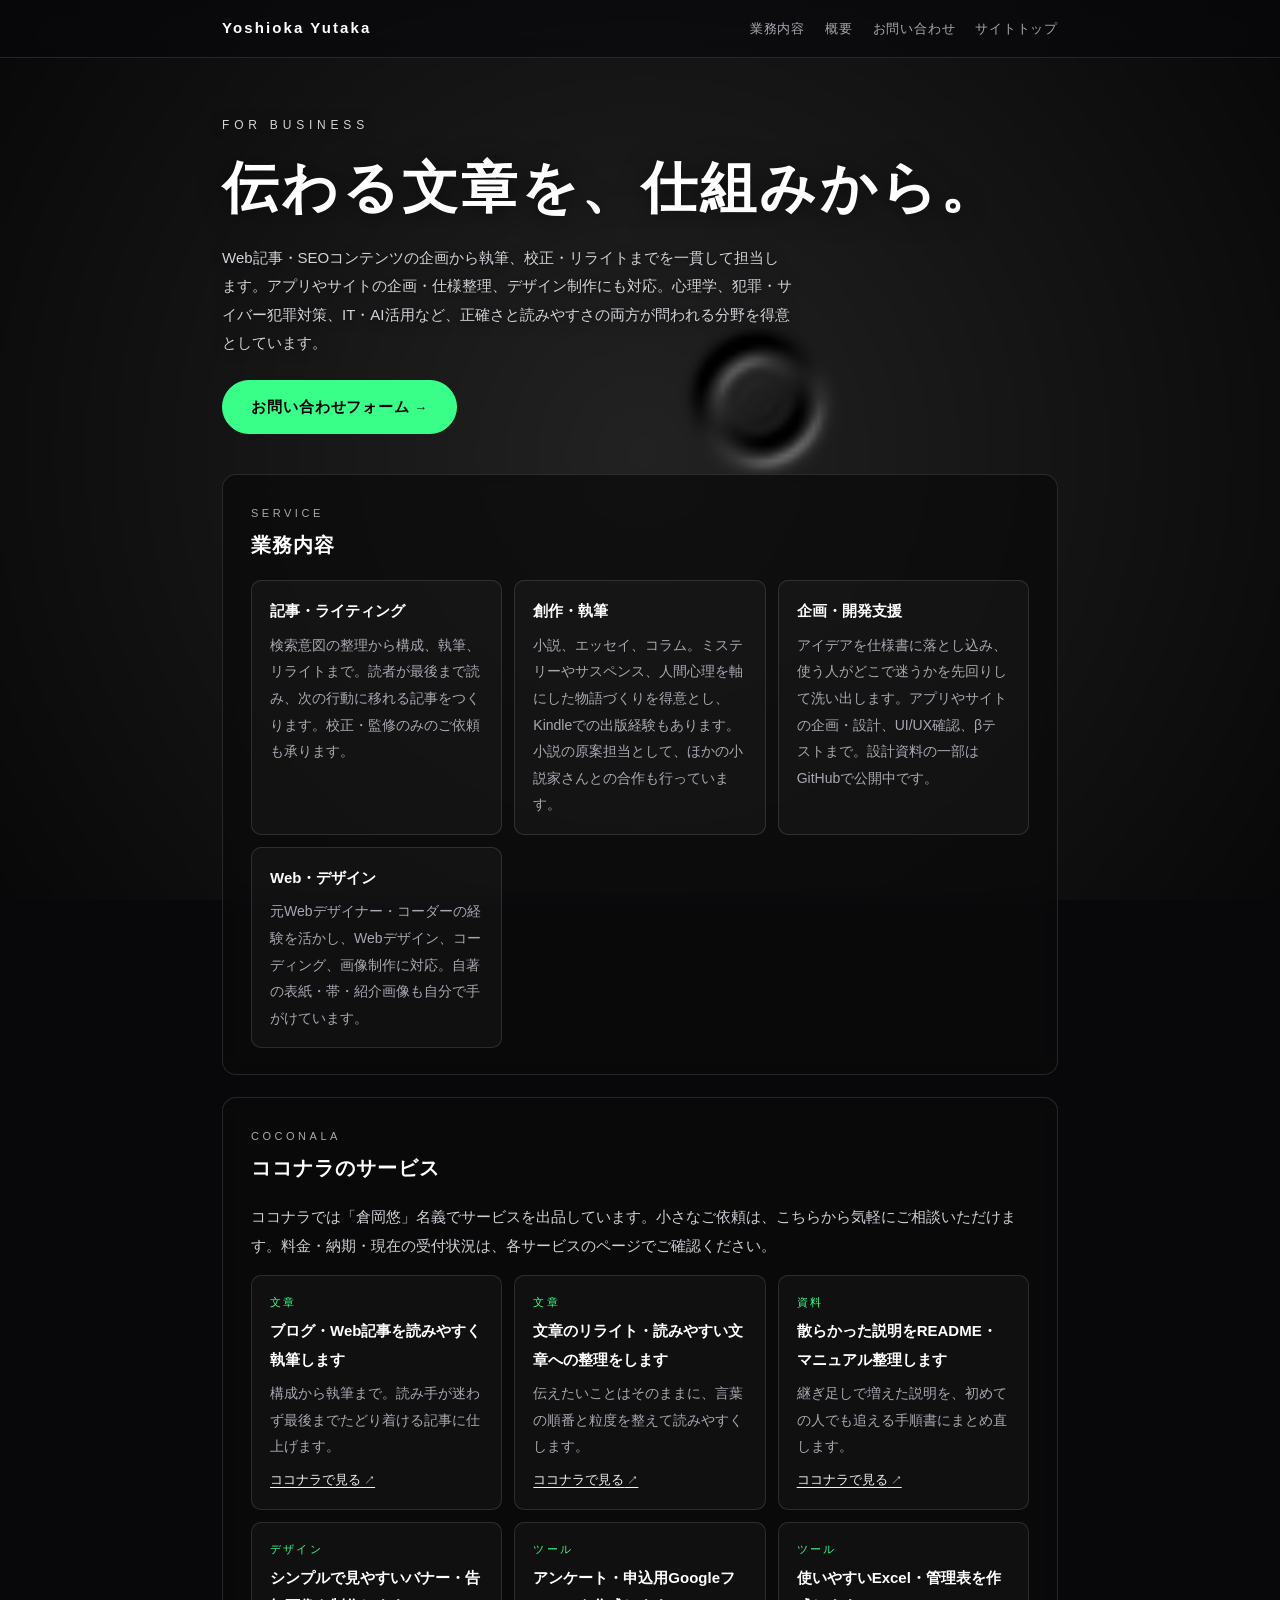
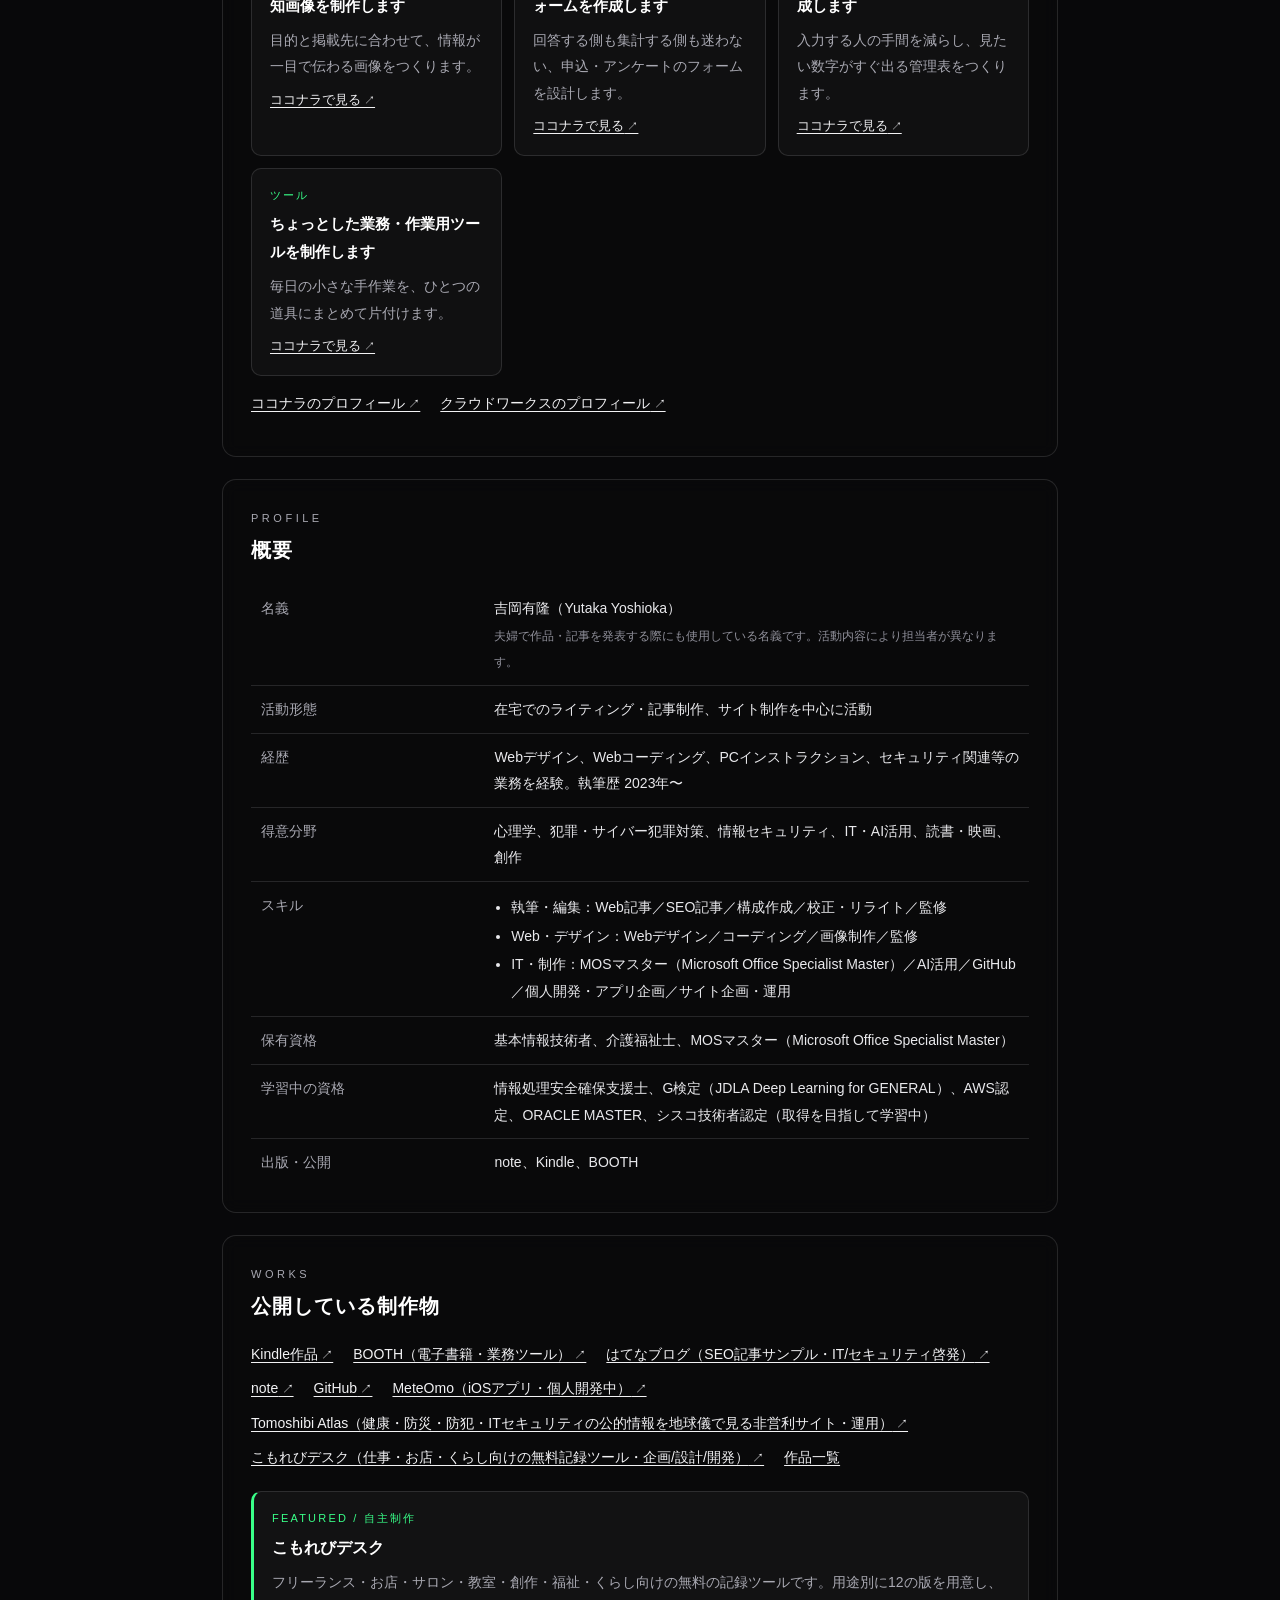
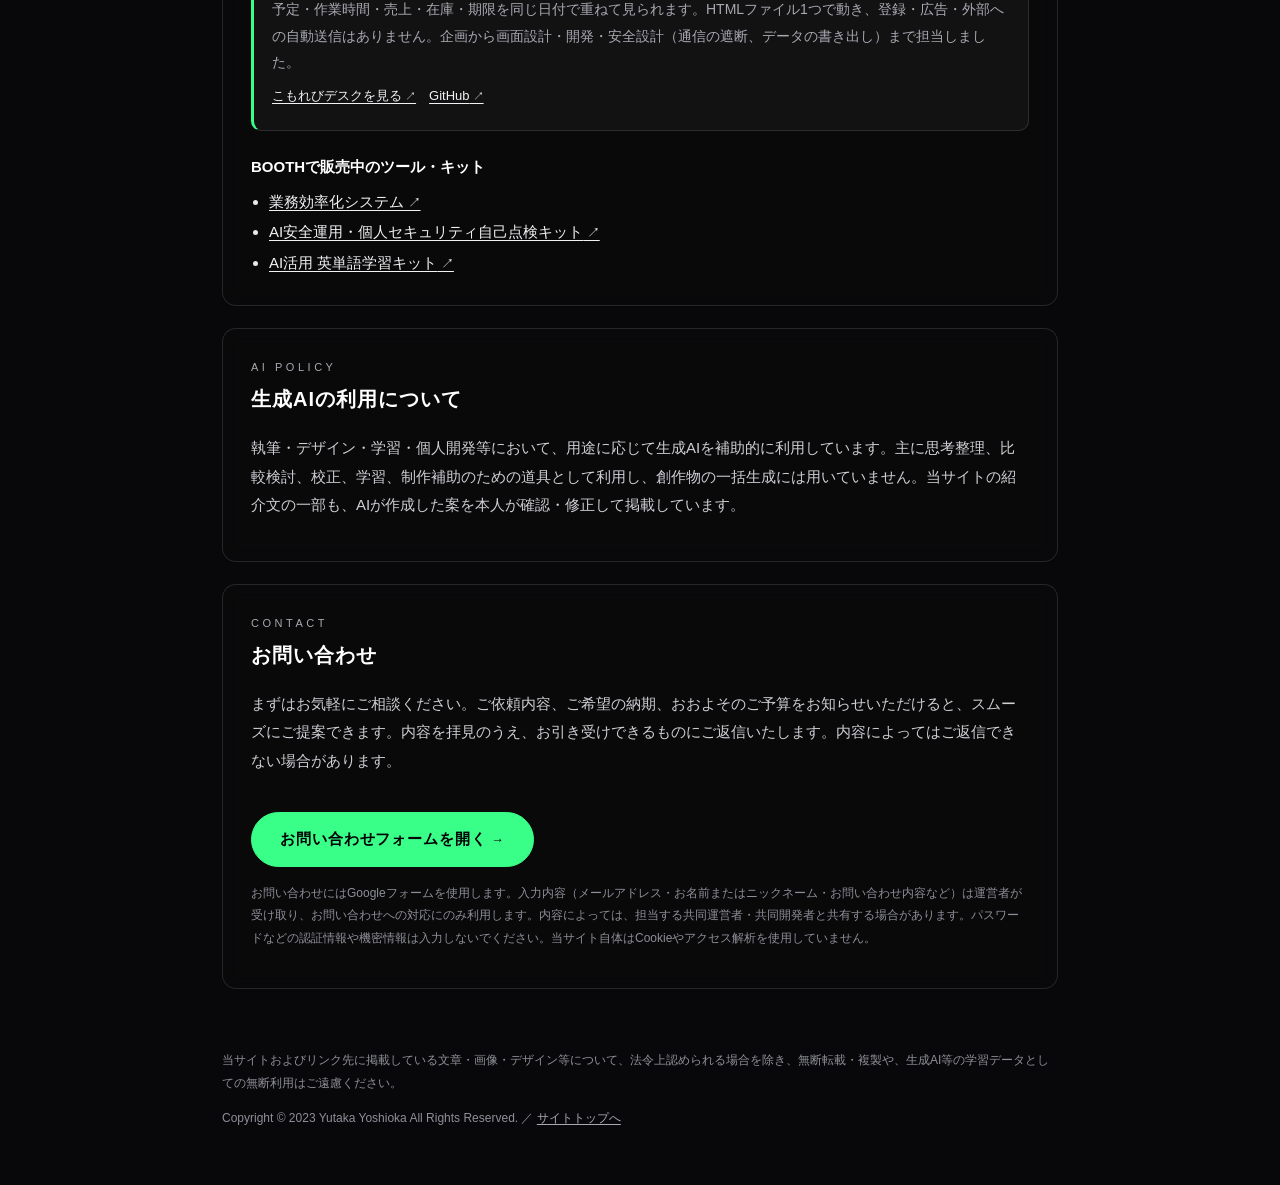
<file: work.html>
<!DOCTYPE html>
<html lang="ja">
<head>
<meta charset="utf-8">
<meta name="viewport" content="width=device-width, initial-scale=1">
<meta http-equiv="Content-Security-Policy" content="default-src 'none'; script-src 'self'; style-src 'self'; img-src 'self'; font-src 'none'; connect-src 'none'; manifest-src 'none'; media-src 'none'; object-src 'none'; frame-src 'none'; base-uri 'none'; form-action 'none'">
<meta name="referrer" content="strict-origin-when-cross-origin">
<title>ご依頼の方へ | Yoshioka Yutaka</title>
<link rel="canonical" href="https://gilvane6174.github.io/work.html">
<meta name="description" content="吉岡有隆へのお仕事のご依頼について。Web記事・SEOコンテンツ制作、校正・リライト、アプリ企画・仕様整理、デザイン制作。">
<meta property="og:type" content="website">
<meta property="og:site_name" content="Yoshioka Yutaka">
<meta property="og:title" content="ご依頼の方へ | Yoshioka Yutaka">
<meta property="og:description" content="吉岡有隆へのお仕事のご依頼について。Web記事・SEOコンテンツ制作、校正・リライト、アプリ企画・仕様整理、デザイン制作。">
<meta property="og:url" content="https://gilvane6174.github.io/work.html">
<meta property="og:image" content="https://gilvane6174.github.io/ogp.png?v=2">
<meta property="og:image:width" content="1200">
<meta property="og:image:height" content="630">
<meta property="og:image:alt" content="Yoshioka Yutaka｜吉岡有隆の個人サイト">
<meta property="og:locale" content="ja_JP">
<meta name="twitter:card" content="summary_large_image">
<meta name="twitter:title" content="ご依頼の方へ | Yoshioka Yutaka">
<meta name="twitter:description" content="吉岡有隆へのお仕事のご依頼について。Web記事・SEOコンテンツ制作、校正・リライト、アプリ企画・仕様整理、デザイン制作。">
<meta name="twitter:image" content="https://gilvane6174.github.io/ogp.png?v=2">
<meta name="twitter:image:alt" content="Yoshioka Yutaka｜吉岡有隆の個人サイト">
<meta property="og:image:type" content="image/png">
<link rel="icon" href="favicon.svg" type="image/svg+xml">
<link rel="stylesheet" href="css/base.css">
<link rel="stylesheet" href="css/work.css">
<script src="js/common.js"></script>
<script src="js/ripple.js" defer></script>
</head>
<body class="work">
<canvas class="ripple" aria-hidden="true"></canvas>
<a class="skip" href="#main">本文へ</a>

<header class="w-head">
  <div class="wrap">
    <a class="w-brand" href="work.html">Yoshioka Yutaka</a>
    <nav class="w-nav" aria-label="ページ内">
      <a href="#service">業務内容</a>
      <a href="#profile">概要</a>
      <a href="#contact">お問い合わせ</a>
      <a href="index.html">サイトトップ</a>
    </nav>
  </div>
</header>

<main id="main">
  <div class="wrap">

    <section class="w-hero">
      <p class="w-kicker">FOR BUSINESS</p>
      <h1>伝わる文章を、仕組みから。</h1>
      <p>Web記事・SEOコンテンツの企画から執筆、校正・リライトまでを一貫して担当します。アプリやサイトの企画・仕様整理、デザイン制作にも対応。心理学、犯罪・サイバー犯罪対策、IT・AI活用など、正確さと読みやすさの両方が問われる分野を得意としています。</p>
      <p><a class="w-cta ext" href="https://docs.google.com/forms/d/e/1FAIpQLSeaBNKQCavRffRIuYMr4G78d8dWgp1r07ret-Ar78SI8E76ow/viewform" target="_blank" rel="noopener noreferrer">お問い合わせフォーム</a></p>
    </section>

    <section class="w-sec" id="service" aria-labelledby="h-service">
      <h2 id="h-service"><small>SERVICE</small>業務内容</h2>
      <div class="w-grid">
        <div class="w-card">
          <h3>記事・ライティング</h3>
          <p>検索意図の整理から構成、執筆、リライトまで。読者が最後まで読み、次の行動に移れる記事をつくります。校正・監修のみのご依頼も承ります。</p>
        </div>
        <div class="w-card">
          <h3>創作・執筆</h3>
          <p>小説、エッセイ、コラム。ミステリーやサスペンス、人間心理を軸にした物語づくりを得意とし、Kindleでの出版経験もあります。小説の原案担当として、ほかの小説家さんとの合作も行っています。</p>
        </div>
        <div class="w-card">
          <h3>企画・開発支援</h3>
          <p>アイデアを仕様書に落とし込み、使う人がどこで迷うかを先回りして洗い出します。アプリやサイトの企画・設計、UI/UX確認、βテストまで。設計資料の一部はGitHubで公開中です。</p>
        </div>
        <div class="w-card">
          <h3>Web・デザイン</h3>
          <p>元Webデザイナー・コーダーの経験を活かし、Webデザイン、コーディング、画像制作に対応。自著の表紙・帯・紹介画像も自分で手がけています。</p>
        </div>
      </div>
    </section>

    <section class="w-sec" id="coconala" aria-labelledby="h-coconala">
      <h2 id="h-coconala"><small>COCONALA</small>ココナラのサービス</h2>
      <p>ココナラでは「倉岡悠」名義でサービスを出品しています。小さなご依頼は、こちらから気軽にご相談いただけます。料金・納期・現在の受付状況は、各サービスのページでご確認ください。</p>
      <div class="w-grid">
        <div class="w-card">
          <p class="w-tag">文章</p>
          <h3>ブログ・Web記事を読みやすく執筆します</h3>
          <p>構成から執筆まで。読み手が迷わず最後までたどり着ける記事に仕上げます。</p>
          <p class="w-more"><a class="ext" href="https://coconala.com/services/3611497" target="_blank" rel="noopener noreferrer">ココナラで見る</a></p>
        </div>
        <div class="w-card">
          <p class="w-tag">文章</p>
          <h3>文章のリライト・読みやすい文章への整理をします</h3>
          <p>伝えたいことはそのままに、言葉の順番と粒度を整えて読みやすくします。</p>
          <p class="w-more"><a class="ext" href="https://coconala.com/services/4390170" target="_blank" rel="noopener noreferrer">ココナラで見る</a></p>
        </div>
        <div class="w-card">
          <p class="w-tag">資料</p>
          <h3>散らかった説明をREADME・マニュアル整理します</h3>
          <p>継ぎ足しで増えた説明を、初めての人でも追える手順書にまとめ直します。</p>
          <p class="w-more"><a class="ext" href="https://coconala.com/services/4390464" target="_blank" rel="noopener noreferrer">ココナラで見る</a></p>
        </div>
        <div class="w-card">
          <p class="w-tag">デザイン</p>
          <h3>シンプルで見やすいバナー・告知画像を制作します</h3>
          <p>目的と掲載先に合わせて、情報が一目で伝わる画像をつくります。</p>
          <p class="w-more"><a class="ext" href="https://coconala.com/services/4390331" target="_blank" rel="noopener noreferrer">ココナラで見る</a></p>
        </div>
        <div class="w-card">
          <p class="w-tag">ツール</p>
          <h3>アンケート・申込用Googleフォームを作成します</h3>
          <p>回答する側も集計する側も迷わない、申込・アンケートのフォームを設計します。</p>
          <p class="w-more"><a class="ext" href="https://coconala.com/services/4390379" target="_blank" rel="noopener noreferrer">ココナラで見る</a></p>
        </div>
        <div class="w-card">
          <p class="w-tag">ツール</p>
          <h3>使いやすいExcel・管理表を作成します</h3>
          <p>入力する人の手間を減らし、見たい数字がすぐ出る管理表をつくります。</p>
          <p class="w-more"><a class="ext" href="https://coconala.com/services/4390404" target="_blank" rel="noopener noreferrer">ココナラで見る</a></p>
        </div>
        <div class="w-card">
          <p class="w-tag">ツール</p>
          <h3>ちょっとした業務・作業用ツールを制作します</h3>
          <p>毎日の小さな手作業を、ひとつの道具にまとめて片付けます。</p>
          <p class="w-more"><a class="ext" href="https://coconala.com/services/4393999" target="_blank" rel="noopener noreferrer">ココナラで見る</a></p>
        </div>
      </div>
      <p class="w-links"><a class="ext" href="https://coconala.com/users/4410764" target="_blank" rel="noopener noreferrer">ココナラのプロフィール</a><a class="ext" href="https://crowdworks.jp/public/employees/7142500" target="_blank" rel="noopener noreferrer">クラウドワークスのプロフィール</a></p>
    </section>

    <section class="w-sec" id="profile" aria-labelledby="h-profile">
      <h2 id="h-profile"><small>PROFILE</small>概要</h2>
      <table class="w-table">
        <tbody>
          <tr><th scope="row">名義</th><td>吉岡有隆（Yutaka Yoshioka）<br><span class="note-small">夫婦で作品・記事を発表する際にも使用している名義です。活動内容により担当者が異なります。</span></td></tr>
          <tr><th scope="row">活動形態</th><td>在宅でのライティング・記事制作、サイト制作を中心に活動</td></tr>
          <tr><th scope="row">経歴</th><td>Webデザイン、Webコーディング、PCインストラクション、セキュリティ関連等の業務を経験。執筆歴 2023年〜</td></tr>
          <tr><th scope="row">得意分野</th><td>心理学、犯罪・サイバー犯罪対策、情報セキュリティ、IT・AI活用、読書・映画、創作</td></tr>
          <tr><th scope="row">スキル</th><td>
            <ul class="w-list">
              <li>執筆・編集：Web記事／SEO記事／構成作成／校正・リライト／監修</li>
              <li>Web・デザイン：Webデザイン／コーディング／画像制作／監修</li>
              <li>IT・制作：MOSマスター（Microsoft Office Specialist Master）／AI活用／GitHub／個人開発・アプリ企画／サイト企画・運用</li>
            </ul>
          </td></tr>
          <tr><th scope="row">保有資格</th><td>基本情報技術者、介護福祉士、MOSマスター（Microsoft Office Specialist Master）</td></tr>
          <tr><th scope="row">学習中の資格</th><td>情報処理安全確保支援士、G検定（JDLA Deep Learning for GENERAL）、AWS認定、ORACLE MASTER、シスコ技術者認定（取得を目指して学習中）</td></tr>
          <tr><th scope="row">出版・公開</th><td>note、Kindle、BOOTH</td></tr>
        </tbody>
      </table>
    </section>

    <section class="w-sec" aria-labelledby="h-works">
      <h2 id="h-works"><small>WORKS</small>公開している制作物</h2>
      <div class="w-links">
        <a class="ext" href="https://www.amazon.co.jp/dp/B0FTSFD9T6" target="_blank" rel="noopener noreferrer">Kindle作品</a>
        <a class="ext" href="https://yoshiokayutaka.booth.pm/" target="_blank" rel="noopener noreferrer">BOOTH（電子書籍・業務ツール）</a>
        <a class="ext" href="https://yoshiokayutaka.hateblo.jp/" target="_blank" rel="noopener noreferrer">はてなブログ（SEO記事サンプル・IT/セキュリティ啓発）</a>
        <a class="ext" href="https://note.com/yoshiokayutaka" target="_blank" rel="noopener noreferrer">note</a>
        <a class="ext" href="https://github.com/gilvane6174" target="_blank" rel="noopener noreferrer">GitHub</a>
        <a class="ext" href="https://github.com/gilvane6174/MeteOmo" target="_blank" rel="noopener noreferrer">MeteOmo（iOSアプリ・個人開発中）</a>
        <a class="ext" href="https://gilvane6174.github.io/Tomoshibi-atlas/" target="_blank" rel="noopener noreferrer">Tomoshibi Atlas（健康・防災・防犯・ITセキュリティの公的情報を地球儀で見る非営利サイト・運用）</a>
        <a class="ext" href="https://gilvane6174.github.io/komorebi-desk/" target="_blank" rel="noopener noreferrer">こもれびデスク（仕事・お店・くらし向けの無料記録ツール・企画/設計/開発）</a>
        <a href="novel.html">作品一覧</a>
      </div>
      <div class="w-feature">
        <p class="w-tag">FEATURED / 自主制作</p>
        <h3>こもれびデスク</h3>
        <p>フリーランス・お店・サロン・教室・創作・福祉・くらし向けの無料の記録ツールです。用途別に12の版を用意し、予定・作業時間・売上・在庫・期限を同じ日付で重ねて見られます。HTMLファイル1つで動き、登録・広告・外部への自動送信はありません。企画から画面設計・開発・安全設計（通信の遮断、データの書き出し）まで担当しました。</p>
        <p class="w-more"><a class="ext" href="https://gilvane6174.github.io/komorebi-desk/" target="_blank" rel="noopener noreferrer">こもれびデスクを見る</a>　<a class="ext" href="https://github.com/gilvane6174/komorebi-desk" target="_blank" rel="noopener noreferrer">GitHub</a></p>
      </div>
      <h3 class="w-sub">BOOTHで販売中のツール・キット</h3>
      <ul class="w-list">
        <li><a class="ext" href="https://yoshiokayutaka.booth.pm/items/8112194" target="_blank" rel="noopener noreferrer">業務効率化システム</a></li>
        <li><a class="ext" href="https://yoshiokayutaka.booth.pm/items/8819411" target="_blank" rel="noopener noreferrer">AI安全運用・個人セキュリティ自己点検キット</a></li>
        <li><a class="ext" href="https://yoshiokayutaka.booth.pm/items/8806021" target="_blank" rel="noopener noreferrer">AI活用 英単語学習キット</a></li>
      </ul>
    </section>

    <section class="w-sec" aria-labelledby="h-ai">
      <h2 id="h-ai"><small>AI POLICY</small>生成AIの利用について</h2>
      <p>執筆・デザイン・学習・個人開発等において、用途に応じて生成AIを補助的に利用しています。主に思考整理、比較検討、校正、学習、制作補助のための道具として利用し、創作物の一括生成には用いていません。当サイトの紹介文の一部も、AIが作成した案を本人が確認・修正して掲載しています。</p>
    </section>

    <section class="w-sec" id="contact" aria-labelledby="h-contact">
      <h2 id="h-contact"><small>CONTACT</small>お問い合わせ</h2>
      <p>まずはお気軽にご相談ください。ご依頼内容、ご希望の納期、おおよそのご予算をお知らせいただけると、スムーズにご提案できます。内容を拝見のうえ、お引き受けできるものにご返信いたします。内容によってはご返信できない場合があります。</p>
      <p><a class="w-cta ext" href="https://docs.google.com/forms/d/e/1FAIpQLSeaBNKQCavRffRIuYMr4G78d8dWgp1r07ret-Ar78SI8E76ow/viewform" target="_blank" rel="noopener noreferrer">お問い合わせフォームを開く</a></p>
      <p class="note-small">お問い合わせにはGoogleフォームを使用します。入力内容（メールアドレス・お名前またはニックネーム・お問い合わせ内容など）は運営者が受け取り、お問い合わせへの対応にのみ利用します。内容によっては、担当する共同運営者・共同開発者と共有する場合があります。パスワードなどの認証情報や機密情報は入力しないでください。当サイト自体はCookieやアクセス解析を使用していません。</p>
    </section>

  </div>
</main>

<footer class="w-foot">
  <div class="wrap">
    <p>当サイトおよびリンク先に掲載している文章・画像・デザイン等について、法令上認められる場合を除き、無断転載・複製や、生成AI等の学習データとしての無断利用はご遠慮ください。</p>
    <p>Copyright © 2023 Yutaka Yoshioka All Rights Reserved. ／ <a href="index.html">サイトトップへ</a></p>
  </div>
</footer>
</body>
</html>
</file>
<file: css/base.css>
/* ============================================
   Yoshioka Yutaka — base.css
   共通の色・文字・リンク。外部フォント不使用。
   ============================================ */
:root {
  --bg: #000;
  --bg2: #0b0b10;
  --panel: #111118;
  --line: #3a3a4a;
  --text: #d8d8d8;
  --dim: #8a8a96;
  --accent: #39ff88;   /* 蛍光グリーン */
  --accent2: #ff3b6b;  /* 警告の赤 */
  --link: #6ec6ff;
  --visited: #c79bff;
  --yellow: #ffe14a;
}

* { box-sizing: border-box; }

html { -webkit-text-size-adjust: 100%; }

body {
  margin: 0;
  background: var(--bg);
  color: var(--text);
  font-family: "MS PGothic", "ＭＳ Ｐゴシック", "Osaka", "Hiragino Kaku Gothic ProN", "Noto Sans JP", sans-serif;
  font-size: 15px;
  line-height: 1.8;
}

a { color: var(--link); }
a:visited { color: var(--visited); }
a:hover { color: var(--yellow); }
a:focus-visible { outline: 2px dashed var(--yellow); outline-offset: 2px; }

img { max-width: 100%; height: auto; }

.sr-only {
  position: absolute; width: 1px; height: 1px; padding: 0; margin: -1px;
  overflow: hidden; clip: rect(0 0 0 0); white-space: nowrap; border: 0;
}

.skip {
  position: absolute; left: -9999px; top: 0;
  background: var(--yellow); color: #000; padding: 4px 8px; z-index: 1000;
}
.skip:focus { left: 8px; }

/* 外部リンクの印 */
a.ext::after { content: " ↗"; font-size: .85em; }

/* ---------- 読み込み中オーバーレイ（JSが付与） ---------- */
.loading {
  position: fixed; inset: 0; z-index: 999;
  background: #000;
  display: flex; flex-direction: column; align-items: center; justify-content: center;
  font-family: "Courier New", monospace; color: var(--accent);
  transition: opacity .35s ease;
}
.loading.is-done { opacity: 0; pointer-events: none; }
.loading__title { font-size: 14px; letter-spacing: .2em; margin-bottom: 10px; }
.loading__bar {
  width: min(280px, 80vw); height: 16px; border: 2px inset #555; background: #111;
  padding: 2px;
}
.loading__fill {
  height: 100%; width: 0;
  background: repeating-linear-gradient(90deg, #1f6fff 0 10px, transparent 10px 12px);
  animation: load-fill 1.1s steps(18) forwards;
}
.loading__note { margin-top: 10px; font-size: 12px; color: var(--dim); }
@keyframes load-fill { to { width: 100%; } }

@media (prefers-reduced-motion: reduce) {
  *, *::before, *::after { animation-duration: .01ms !important; animation-iteration-count: 1 !important; transition-duration: .01ms !important; }
}
</file>
<file: css/retro.css>
/* ============================================
   retro.css — 2000年代個人サイト風（HOME/ABOUT/NOVEL/隠し/エラー）
   ============================================ */
body.retro {
  background-color: #000;
  background-image:
    radial-gradient(#ffffff22 1px, transparent 1px),
    radial-gradient(#ffffff11 1px, transparent 1px);
  background-size: 37px 37px, 23px 23px;
  background-position: 0 0, 11px 17px;
}

.wrap {
  max-width: 760px;
  margin: 0 auto;
  padding: 16px;
}

/* ---- ヘッダー ---- */
.site-head {
  border: 3px double var(--line);
  background: var(--bg2);
  text-align: center;
  padding: 14px 10px 10px;
}
.site-title {
  margin: 0;
  font-family: "Times New Roman", "MS PMincho", serif;
  font-size: clamp(26px, 7vw, 40px);
  letter-spacing: .08em;
  color: #fff;
  text-shadow: 2px 2px 0 #7b5cff, -1px -1px 0 #1f6fff;
}
.site-sub { margin: 4px 0 0; color: var(--dim); font-size: 13px; letter-spacing: .15em; }

/* 流れる文字（marqueeタグは使わずCSSで再現） */
.ticker {
  overflow: hidden; white-space: nowrap;
  border-top: 1px dashed var(--line); border-bottom: 1px dashed var(--line);
  margin-top: 10px; padding: 2px 0;
  color: var(--accent); font-size: 13px;
}
.ticker span {
  display: inline-block; padding-left: 100%;
  animation: ticker 22s linear infinite;
}
@keyframes ticker { to { transform: translateX(-100%); } }

/* ---- メニュー ---- */
.menu {
  display: flex; flex-wrap: wrap; justify-content: center; gap: 6px;
  list-style: none; padding: 0; margin: 12px 0;
}
.menu a {
  display: inline-block; min-width: 96px; text-align: center;
  padding: 3px 10px;
  background: linear-gradient(#2a2a36, #15151c);
  border: 2px outset #555;
  color: #fff; text-decoration: none; font-size: 13px;
}
.menu a:active { border-style: inset; }
.menu a[aria-current="page"] { color: var(--yellow); border-color: var(--yellow); }
.menu a.menu--work { border-color: var(--accent); color: var(--accent); }

/* ---- 箱 ---- */
.box {
  border: 1px solid var(--line);
  background: var(--panel);
  margin: 14px 0;
}
.box__head {
  margin: 0;
  background: linear-gradient(90deg, #1b1b5e, #000);
  color: #fff;
  font-size: 14px; font-weight: bold;
  padding: 3px 10px;
  border-bottom: 1px solid var(--line);
}
.box__head::before { content: "■ "; color: var(--accent); }
.box__body { padding: 10px 14px; }
.box__body p { margin: .4em 0; }

/* ---- カウンター ---- */
.counter { text-align: center; }
.counter__digits {
  display: inline-flex; gap: 2px; margin: 4px 0;
  font-family: "Courier New", monospace; font-size: 22px; font-weight: bold;
}
.counter__digits span {
  display: inline-block; width: 1.05em; text-align: center;
  background: #000; color: var(--accent2);
  border: 1px solid #333;
  text-shadow: 0 0 4px var(--accent2);
}
.counter__note { font-size: 12px; color: var(--dim); }
.kiriban {
  display: none;
  margin: 6px auto 0; max-width: 420px;
  border: 2px solid var(--yellow); color: var(--yellow);
  padding: 4px 8px; font-size: 13px;
  animation: blink 1s steps(2, start) infinite;
}
.kiriban.is-on { display: block; }
@keyframes blink { to { visibility: hidden; } }

/* ---- 管理人ステータス ---- */
.status { display: flex; align-items: center; justify-content: center; gap: 8px; font-size: 13px; }
.status__lamp {
  width: 10px; height: 10px; border-radius: 50%;
  background: #444; box-shadow: 0 0 0 1px #000;
}
.status__lamp.is-in { background: var(--accent); box-shadow: 0 0 6px var(--accent); }
.status__lamp.is-watch { background: var(--accent2); box-shadow: 0 0 6px var(--accent2); }
.status__lamp.is-away { background: #666; }

/* ---- 更新履歴 ---- */
.log { list-style: none; margin: 0; padding: 0; font-size: 14px; }
.log li { padding: 6px 0; border-bottom: 1px dotted var(--line); }
.log li:last-child { border-bottom: 0; }
.log time { color: var(--accent); font-family: "Courier New", monospace; margin-right: 6px; }
.log .upd { display: block; font-size: 11px; color: var(--dim); }
.log .upd.is-weird { color: var(--accent2); }
.log .body { display: block; color: var(--text); }
.new {
  display: inline-block; background: var(--accent2); color: #fff;
  font-size: 10px; padding: 0 4px; margin-left: 4px;
  animation: blink 1.2s steps(2, start) infinite;
}

/* ---- 作品リスト ---- */
.works { list-style: none; margin: 0; padding: 0; }
.works > li { padding: 12px 0; border-bottom: 1px dashed var(--line); }
.works > li:last-child { border-bottom: 0; }
.works h3 { margin: 0 0 4px; font-size: 16px; color: #fff; }
.works h3::before { content: "▼ "; color: var(--accent2); font-size: 12px; }
.works .catch { color: var(--yellow); font-size: 13px; margin: 0 0 4px; }
.works .desc { font-size: 14px; margin: 0 0 6px; }
.works .links a { margin-right: 12px; font-size: 13px; }
.note-small { font-size: 12px; color: var(--dim); }

/* 短編集の収録作品（折りたたみ） */
.anthology { margin-top: 10px; border: 1px dashed var(--line); padding: 6px 10px; }
.anthology summary { cursor: pointer; color: var(--accent); font-size: 14px; }
.anthology__list { list-style: none; margin: 8px 0 0; padding: 0; }
.anthology__list > li { padding: 8px 0; border-top: 1px dotted var(--line); }
.anthology__list h4 { margin: 0 0 4px; font-size: 15px; color: #fff; }

/* ---- リンク集 ---- */
.linklist { list-style: none; padding: 0; margin: 0; display: grid; grid-template-columns: repeat(auto-fill, minmax(150px, 1fr)); gap: 4px 12px; }
.linklist li::before { content: "→ "; color: var(--accent); }

dl.skills dt { color: var(--accent); font-weight: bold; margin-top: 6px; }
dl.skills dd { margin: 0 0 0 1em; }

/* ---- 工事中バナー ---- */
.construction {
  display: block; text-align: center; font-weight: bold; color: #000;
  padding: 4px;
  background: repeating-linear-gradient(-45deg, var(--yellow) 0 14px, #000 14px 28px);
}
.construction span { background: var(--yellow); padding: 0 8px; }

/* ---- フッター ---- */
.site-foot {
  text-align: center; font-size: 12px; color: var(--dim);
  margin-top: 20px; padding: 12px 0 30px;
  border-top: 3px double var(--line);
}
.site-foot p { margin: .3em 0; }
.badges { display: flex; flex-wrap: wrap; justify-content: center; gap: 6px; margin: 8px 0; }
.badge {
  display: inline-block; font-family: "Courier New", monospace; font-size: 10px;
  border: 1px solid #555; padding: 1px 4px; color: #bbb; background: #0d0d0d;
}
.badge b { color: var(--accent); }

/* 隠しリンク：背景と同化。ホバー/フォーカスでだけ見える */
a.hidden-door, a.hidden-door:visited {
  color: #000; text-decoration: none; cursor: default;
}
a.hidden-door:hover, a.hidden-door:focus-visible { color: #1a1a1a; cursor: pointer; }

/* ---- 地下室（隠しページ） ---- */
body.basement { background: #000; background-image: none; }
.basement .wrap { max-width: 620px; }
.basement h1 {
  font-family: "Courier New", monospace; color: var(--accent2);
  font-size: 20px; letter-spacing: .2em; text-align: center;
}
.basement .typed { font-family: "Courier New", "MS Gothic", monospace; color: var(--accent); white-space: pre-wrap; font-size: 14px; min-height: 10em; }
.door-btn {
  display: inline-block; margin-top: 16px; padding: 8px 18px;
  border: 1px solid var(--accent2); color: var(--accent2) !important; text-decoration: none;
}
.door-btn:hover { background: var(--accent2); color: #000 !important; }
.center { text-align: center; }

/* ---- エラー/改造中 ---- */
.err-window {
  max-width: 460px; margin: 12vh auto 0;
  border: 2px outset #777; background: #c0c0c0; color: #000;
  font-family: "MS UI Gothic", "MS PGothic", sans-serif; font-size: 13px;
}
.err-window__bar {
  background: linear-gradient(90deg, #000080, #1084d0); color: #fff;
  padding: 2px 6px; font-weight: bold; display: flex; justify-content: space-between;
}
.err-window__x { border: 1px outset #ddd; background: #c0c0c0; color: #000; width: 16px; text-align: center; line-height: 14px; font-size: 11px; }
.err-window__body { padding: 16px; display: flex; gap: 14px; }
.err-window__icon {
  flex: 0 0 32px; height: 32px; border-radius: 50%;
  background: #d00; color: #fff; font-weight: bold; text-align: center; line-height: 32px; font-size: 20px;
}
.err-window__body p { margin: 0 0 .6em; }
.err-window__btns { text-align: center; padding: 0 0 14px; }
.err-window__btns a {
  display: inline-block; min-width: 88px; padding: 2px 10px; margin: 0 4px;
  border: 2px outset #eee; background: #c0c0c0; color: #000; text-decoration: none;
}
.err-code { font-family: "Courier New", monospace; color: #444; font-size: 11px; }

@media (max-width: 480px) {
  body { font-size: 14px; }
  .wrap { padding: 10px; }
  .menu a { min-width: 0; flex: 1 1 40%; }
}

/* エラー画面の見出し・補足（404/403） */
.err-title { font-size: 17px; margin: 0 0 .6em; line-height: 1.5; color: #000; }
.err-note { font-size: 12px; color: #333; }
@media (max-width: 480px) {
  .err-window { margin-top: 6vh; }
  .err-window__body { flex-direction: column; gap: 8px; }
  .err-window__icon { width: 32px; align-self: flex-start; }
}
</file>
<file: css/work.css>
/* ============================================
   work.css — ご依頼の方へ（企業向け）
   モノクロの波紋背景（js/ripple.js）の上に、半透明のパネルを重ねる。
   他ページのレトロ演出は使わない。
   ============================================ */
body.work {
  --w-text: #e9e9ec;
  --w-sub: #a9a9b2;
  --w-line: rgba(255, 255, 255, .12);
  --w-panel: rgba(10, 10, 12, .72);
  --link: #f2f2f4;
  --visited: #c9c9d0;
  --dim: #8f8f99;
  font-family: "Hiragino Kaku Gothic ProN", "Noto Sans JP", "Yu Gothic", "Meiryo", sans-serif;
  background: #08080a;
  color: var(--w-text);
  line-height: 1.9;
}
.work a { text-underline-offset: .2em; text-decoration-thickness: 1px; }

/* 背景の波紋 */
.ripple {
  position: fixed; inset: 0; z-index: 0;
  width: 100%; height: 100%;
  display: block; pointer-events: none;
}
.w-head, .work main, .w-foot { position: relative; z-index: 1; }

.work .wrap { max-width: 880px; margin: 0 auto; padding: 0 22px; }

/* ヘッダー */
.w-head {
  position: sticky; top: 0;
  background: rgba(8, 8, 10, .6);
  -webkit-backdrop-filter: blur(10px); backdrop-filter: blur(10px);
  border-bottom: 1px solid var(--w-line);
  padding: 14px 0;
}
.w-head .wrap { display: flex; flex-wrap: wrap; align-items: baseline; justify-content: space-between; gap: 8px; }
.w-brand, .w-brand:visited { color: #fff; text-decoration: none; font-weight: 600; letter-spacing: .14em; font-size: 15px; }
.w-nav { display: flex; flex-wrap: wrap; gap: 4px 20px; font-size: 13px; }
.w-nav a, .w-nav a:visited { color: var(--w-sub); text-decoration: none; letter-spacing: .06em; }
.w-nav a:hover { color: #fff; }

/* ファーストビュー */
.w-hero { padding: 56px 0 40px; }
.w-hero h1 {
  font-size: clamp(30px, 6.4vw, 56px); font-weight: 600; line-height: 1.35;
  color: #fff; margin: 0 0 18px; letter-spacing: .06em;
  text-shadow: 0 2px 24px rgba(0, 0, 0, .6);
}
.w-hero p { color: #d2d2d8; margin: 0; max-width: 38em; text-shadow: 0 1px 12px rgba(0, 0, 0, .8); }
.w-kicker { color: var(--w-sub); font-size: 12px; letter-spacing: .4em; margin-bottom: 14px !important; }

/* セクション */
.w-sec {
  margin: 0 0 22px; padding: 28px 28px 26px;
  background: var(--w-panel);
  -webkit-backdrop-filter: blur(8px); backdrop-filter: blur(8px);
  border: 1px solid var(--w-line); border-radius: 14px;
}
.w-sec h2 { font-size: 20px; font-weight: 600; color: #fff; margin: 0 0 16px; letter-spacing: .05em; }
.w-sec h2 small { display: block; font-size: 11px; color: var(--w-sub); letter-spacing: .32em; font-weight: normal; margin-bottom: 2px; }
.w-sec > p { color: #cfcfd5; }

.w-grid { display: grid; grid-template-columns: repeat(auto-fit, minmax(230px, 1fr)); gap: 12px; }
.w-card {
  background: rgba(255, 255, 255, .03); border: 1px solid var(--w-line); border-radius: 10px;
  padding: 16px 18px; transition: border-color .2s, background .2s;
}
.w-card:hover { border-color: rgba(255, 255, 255, .3); background: rgba(255, 255, 255, .06); }
.w-card h3 { margin: 0 0 6px; font-size: 15px; color: #fff; }
.w-card p { margin: 0; font-size: 14px; color: var(--w-sub); }

.w-list { margin: 0; padding-left: 1.2em; }
.w-list li { margin: 2px 0; }

.w-table { width: 100%; border-collapse: collapse; font-size: 14px; }
.w-table th, .w-table td { text-align: left; padding: 10px 10px; border-bottom: 1px solid var(--w-line); vertical-align: top; }
.w-table tr:last-child th, .w-table tr:last-child td { border-bottom: 0; }
.w-table th { width: 30%; color: var(--w-sub); font-weight: normal; }

.w-cta, .w-cta:visited {
  display: inline-block; margin-top: 22px;
  background: var(--accent); color: #000 !important; text-decoration: none;
  font-weight: 600; letter-spacing: .06em;
  padding: 12px 28px; border: 1px solid var(--accent); border-radius: 999px;
  text-shadow: none;
  transition: background .2s, border-color .2s;
}
.w-cta:hover, .w-cta:focus-visible { background: #fff; border-color: #fff; }
.w-cta.ext::after { content: " →"; }

.w-links { display: flex; flex-wrap: wrap; gap: 8px 20px; font-size: 14px; }

.w-tag { margin: 0 0 4px !important; font-size: 11px !important; letter-spacing: .2em; color: var(--accent) !important; }
.w-more { margin-top: 8px !important; font-size: 13px !important; }
.w-sub { font-size: 15px; color: #fff; margin: 22px 0 6px; }
.w-sec > .w-links { margin-top: 14px; }

/* 自主制作の目立つ枠（こもれびデスク） */
.w-feature {
  margin: 20px 0 6px; padding: 16px 18px;
  background: rgba(255, 255, 255, .04); border: 1px solid var(--w-line);
  border-left: 3px solid var(--accent); border-radius: 10px;
}
.w-feature h3 { margin: 0 0 6px; font-size: 16px; color: #fff; }
.w-feature p { margin: 0 0 6px; font-size: 14px; color: var(--w-sub); }

.w-foot { padding: 26px 0 44px; font-size: 12px; color: var(--dim); }
.w-foot a, .w-foot a:visited { color: var(--w-sub); }

.work :focus-visible { outline: 2px solid #fff; outline-offset: 3px; }

@media (max-width: 480px) {
  .w-sec { padding: 22px 18px; border-radius: 12px; }
  .w-table th { width: 36%; }
  .w-hero { padding: 36px 0 28px; }
  .w-hero h1 { font-size: 25px; letter-spacing: .02em; }
}

/* backdrop-filter 非対応のブラウザでは、パネルを濃くして読みやすさを保つ */
@supports not ((backdrop-filter: blur(1px)) or (-webkit-backdrop-filter: blur(1px))) {
  .w-sec { background: rgba(10, 10, 12, .9); }
  .w-head { background: rgba(8, 8, 10, .92); }
}

.work .note-small { font-size: 12px; color: var(--dim); }
</file>
